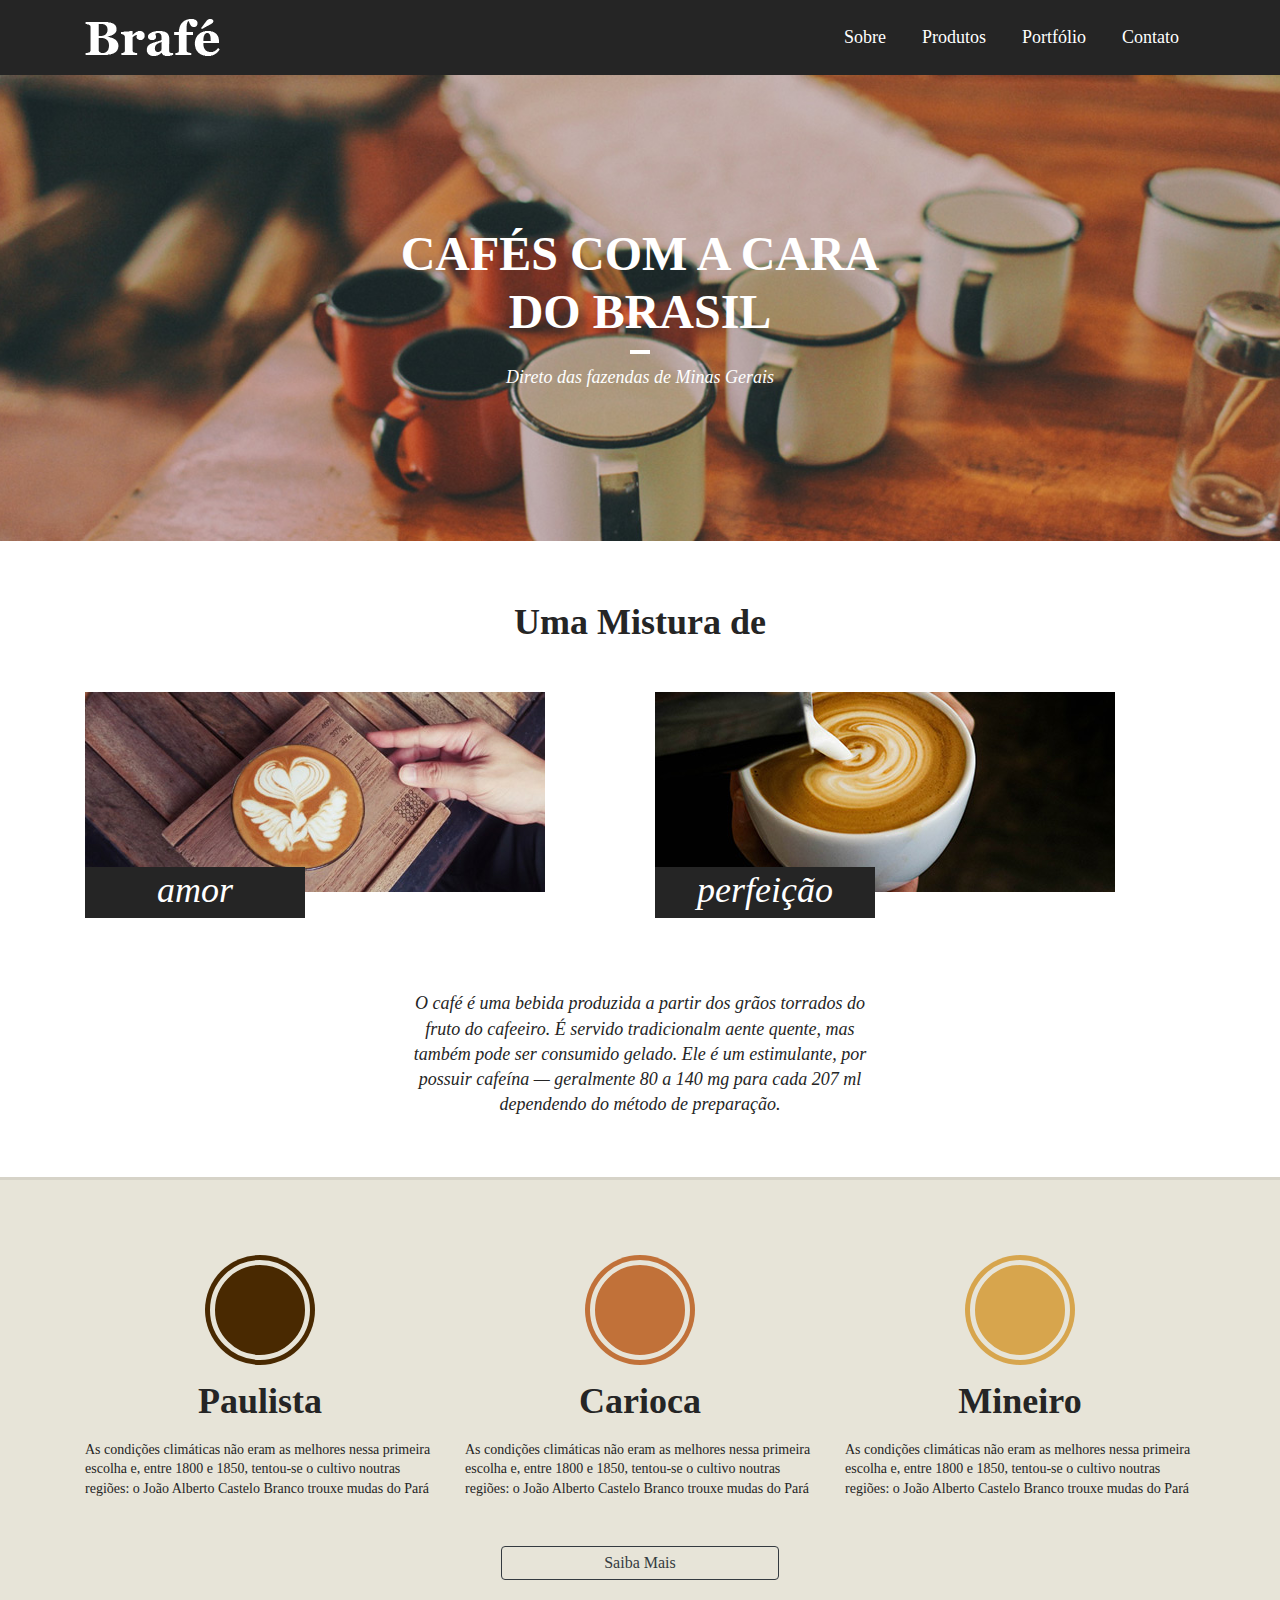
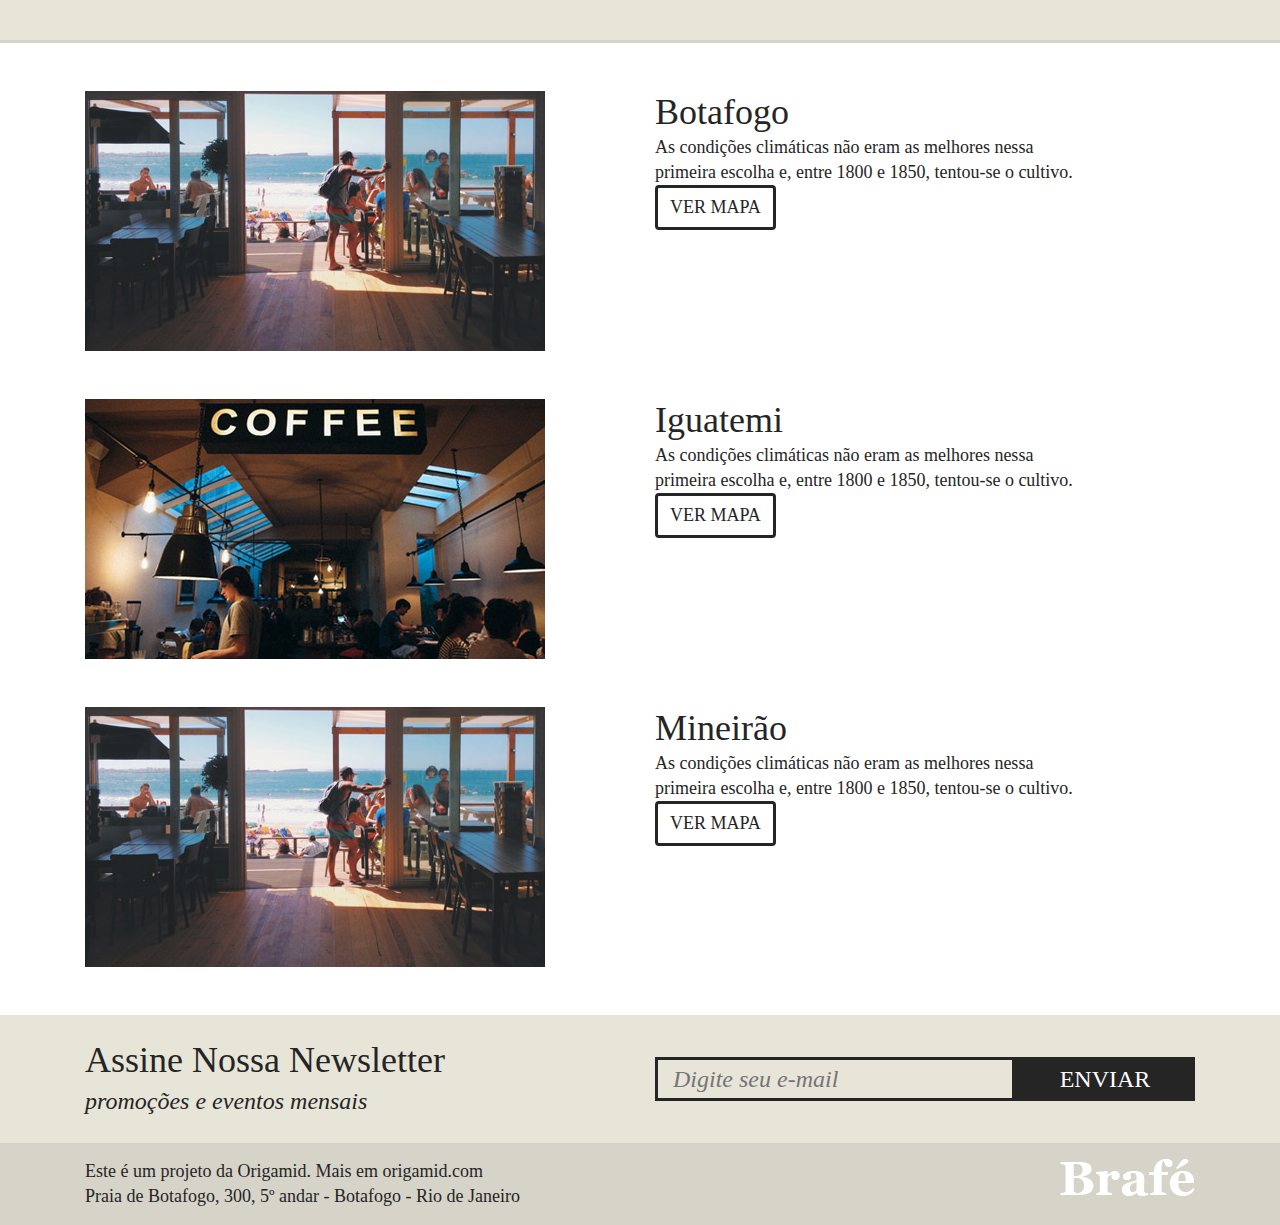
<file: brafe-1-bootstrap/index.html>
<!DOCTYPE html>
<html>
<head>
	<title>Brafé 1</title>
	<meta charset="utf-8">
	<meta name="viewport" content="width=device-width, initial-scale=1, shrink-to-fit=no">
	<link rel="stylesheet" type="text/css" href="css/bootstrap.min.css">
	<link rel="stylesheet" type="text/css" href="css/style.css">
</head>
<body>
	
	<header class="menu">
		<div class="container py-3">
            <div class="row align-items-center">
                <a class="menu-logo col-md-4" href="#"><img src="img/brafe.png" alt="Brafé"></a>	
                <nav class="menu-nav col-md-8">
                    <ul class="float-none float-md-right">
                        <li class="p-2 mx-md-2 d-inline-block"><a href="#">Sobre</a></li>
                        <li class="p-2 mx-md-2 d-inline-block"><a href="#">Produtos</a></li>
                        <li class="p-2 mx-md-2 d-inline-block"><a href="#">Portfólio</a></li>
                        <li class="p-2 mx-md-2 d-inline-block"><a href="#">Contato</a></li>
                    </ul>
                </nav>
            </div>
		</div>
	</header>
	
	<main class="intro">
		<h1>Cafés com a cara<br>do Brasil</h1>
		<p>Direto das fazendas de Minas Gerais</p>
	</main>
	
	<section class="sobre container">
		<h2 class="text-center mb-5">Uma Mistura de</h2>
		<div class="row">
			<div class="col-sm sobre-item">
				<img src="img/cafe-1.jpg">
				<h3>amor</h3>
			</div>
			<div class="col-sm sobre-item">
				<img src="img/cafe-2.jpg">
				<h3>perfeição</h3>
			</div>
		</div>
		<p class="text-center mx-auto mt-5">O café é uma bebida produzida a partir dos grãos torrados do fruto do cafeeiro. É servido tradicionalm
aente quente, mas também pode ser consumido gelado. Ele é um estimulante, por possuir cafeína — geralmente 80 a 140 mg para cada 207 ml dependendo do método de preparação.</p>
	</section>
	
	<section class="produtos">
        <div class="container">
            <div class="row">
                <div class="produtos-item col-sm">
                    <h2 class="produtos-paulista mt-3 mb-3 text-center">Paulista</h2>
                    <p>As condições climáticas não eram as melhores nessa primeira escolha e, entre 1800 e 1850, tentou-se o cultivo noutras regiões: o João Alberto Castelo Branco trouxe mudas do Pará</p>
                </div>
                <div class="produtos-item col-sm">
                    <h2 class="produtos-carioca mt-3 mb-3 text-center">Carioca</h2>
                    <p>As condições climáticas não eram as melhores nessa primeira escolha e, entre 1800 e 1850, tentou-se o cultivo noutras regiões: o João Alberto Castelo Branco trouxe mudas do Pará</p>
                </div>
                <div class="produtos-item col-sm">
                    <h2 class="produtos-mineiro mt-3 mb-3 text-center">Mineiro</h2>
                    <p>As condições climáticas não eram as melhores nessa primeira escolha e, entre 1800 e 1850, tentou-se o cultivo noutras regiões: o João Alberto Castelo Branco trouxe mudas do Pará</p>
                </div>
            </div>
		  <a class="d-block mx-auto mt-5 p-1 w-25 btn btn-outline-dark" href="#">Saiba Mais</a>
        </div>
	</section>
	
	<section class="locais container">
		<div class="locais-item row my-5">
            <div class="col-sm">
			 <img src="img/botafogo.jpg" alt="Brafé unidade Botafogo">
            </div>
			<div class="col-sm">
				<h2>Botafogo</h2>
				<p>As condições climáticas não eram as melhores nessa primeira escolha e, entre 1800 e 1850, tentou-se o cultivo.</p>
				<a class="btn btn-outline-dark" href="#">Ver Mapa</a>
			</div>
		</div>
		
		<div class="locais-item row my-5">
            <div class="col-sm">
			 <img src="img/iguatemi.jpg" alt="Brafé unidade Iguatemi">
            </div>
			<div class="col-sm">
				<h2>Iguatemi</h2>
				<p>As condições climáticas não eram as melhores nessa primeira escolha e, entre 1800 e 1850, tentou-se o cultivo.</p>
				<a class="btn btn-outline-dark" href="#">Ver Mapa</a>
			</div>
		</div>
		
		<div class="locais-item row my-5">
            <div class="col-sm">
			 <img src="img/botafogo.jpg" alt="Brafé unidade   Mineirão">
            </div>
			<div class="col-sm">
				<h2>Mineirão</h2>
				<p>As condições climáticas não eram as melhores nessa primeira escolha e, entre 1800 e 1850, tentou-se o cultivo.</p>
				<a class="btn btn-outline-dark" href="#">Ver Mapa</a>
			</div>
		</div>
	
	</section>
	
	<section class="assine">
        <div class="container py-4">
            <div class="row align-items-center">
                <div class="assine-info col-lg">
                    <h2>Assine Nossa Newsletter</h2>
                    <p>promoções e eventos mensais</p>
                </div>
                <form class="col-lg d-md-flex">
                    <label>E-mail</label>
                    <input class="col-md-8" type="text" placeholder="Digite seu e-mail">
                    <button class="col-md-4" type="submit">Enviar</button>
                </form>
            </div>
        </div>
	</section>
	
	<footer class="footer">
        <div class="container py-3">
            <div class="row">
                <p class="col-sm-8">Este é um projeto da Origamid. Mais em origamid.com<br>Praia de Botafogo, 300, 5º andar - Botafogo - Rio de Janeiro</p>
                <div class="col">
                    <img class="float-left float-md-right" src="img/brafe.png" alt="Brafé">
                </div>
            </div>
        </div>
	</footer>
	
</body>
</html>
</file>
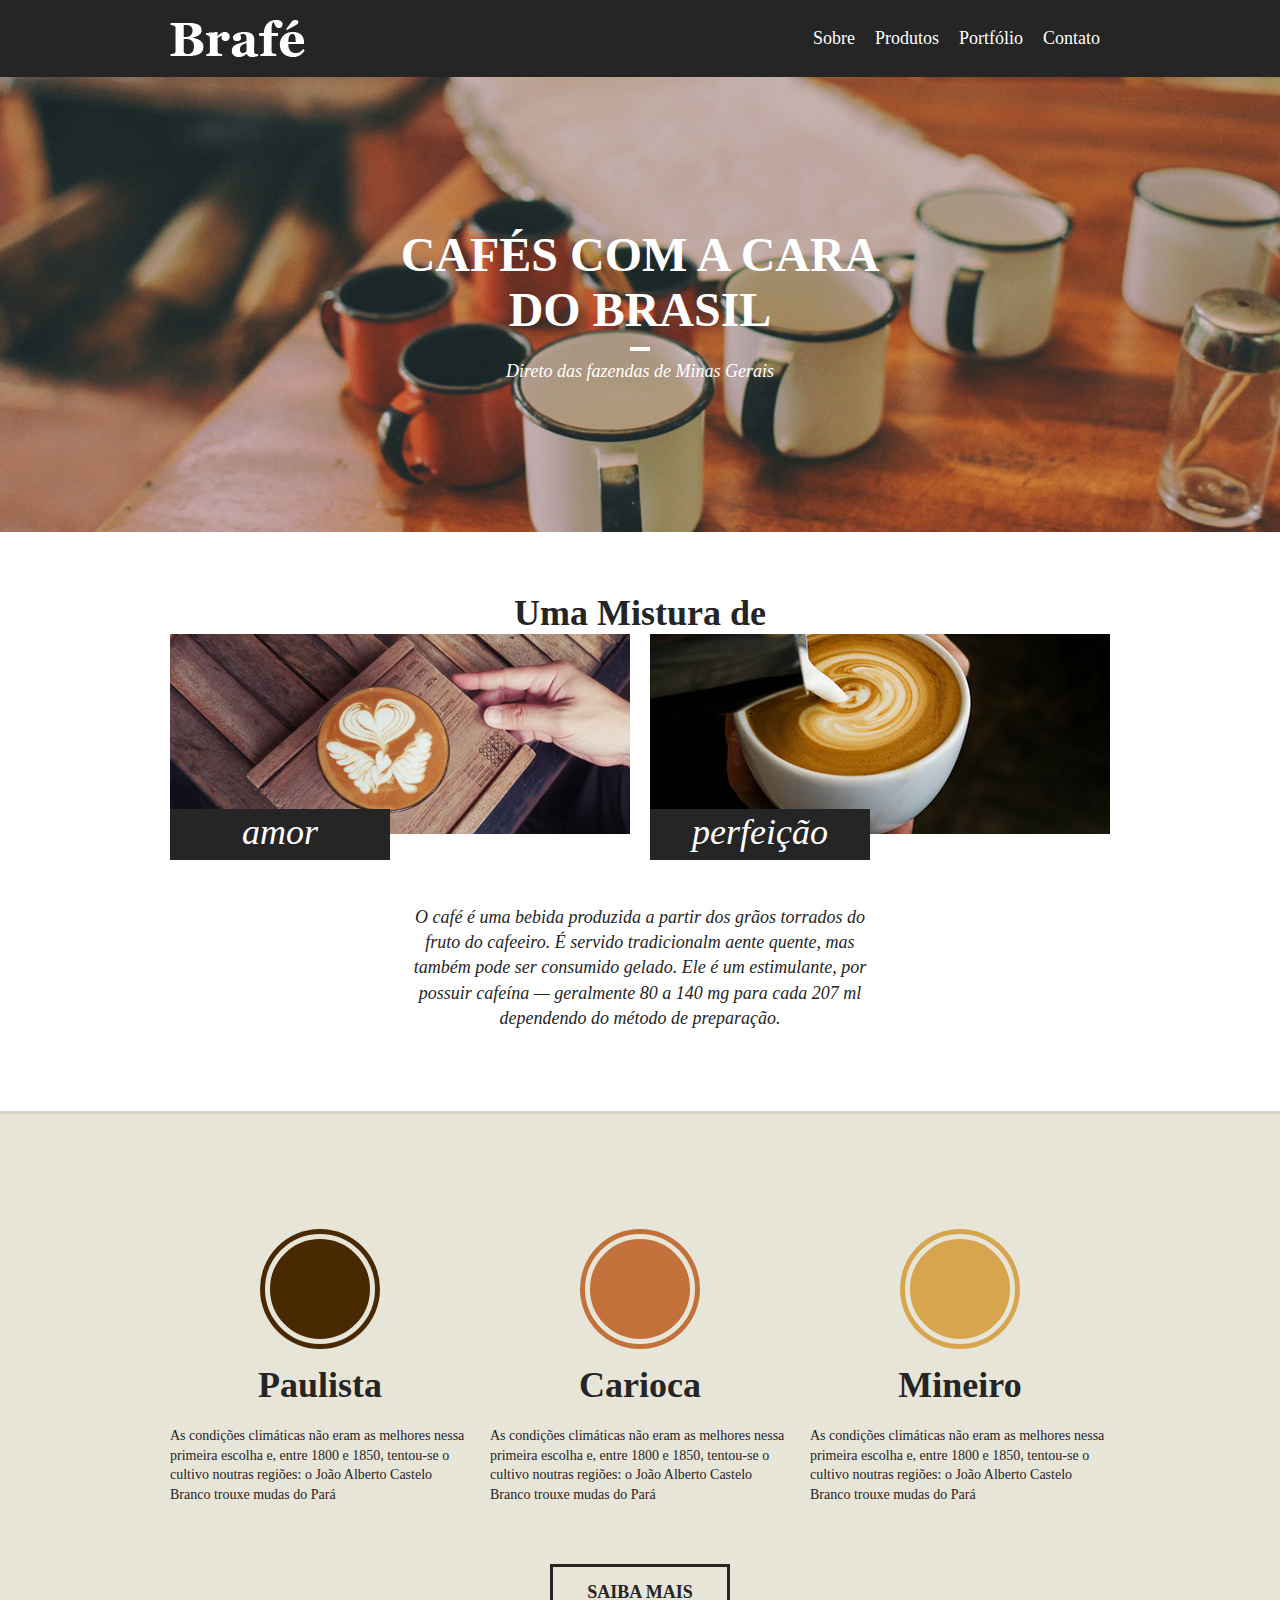
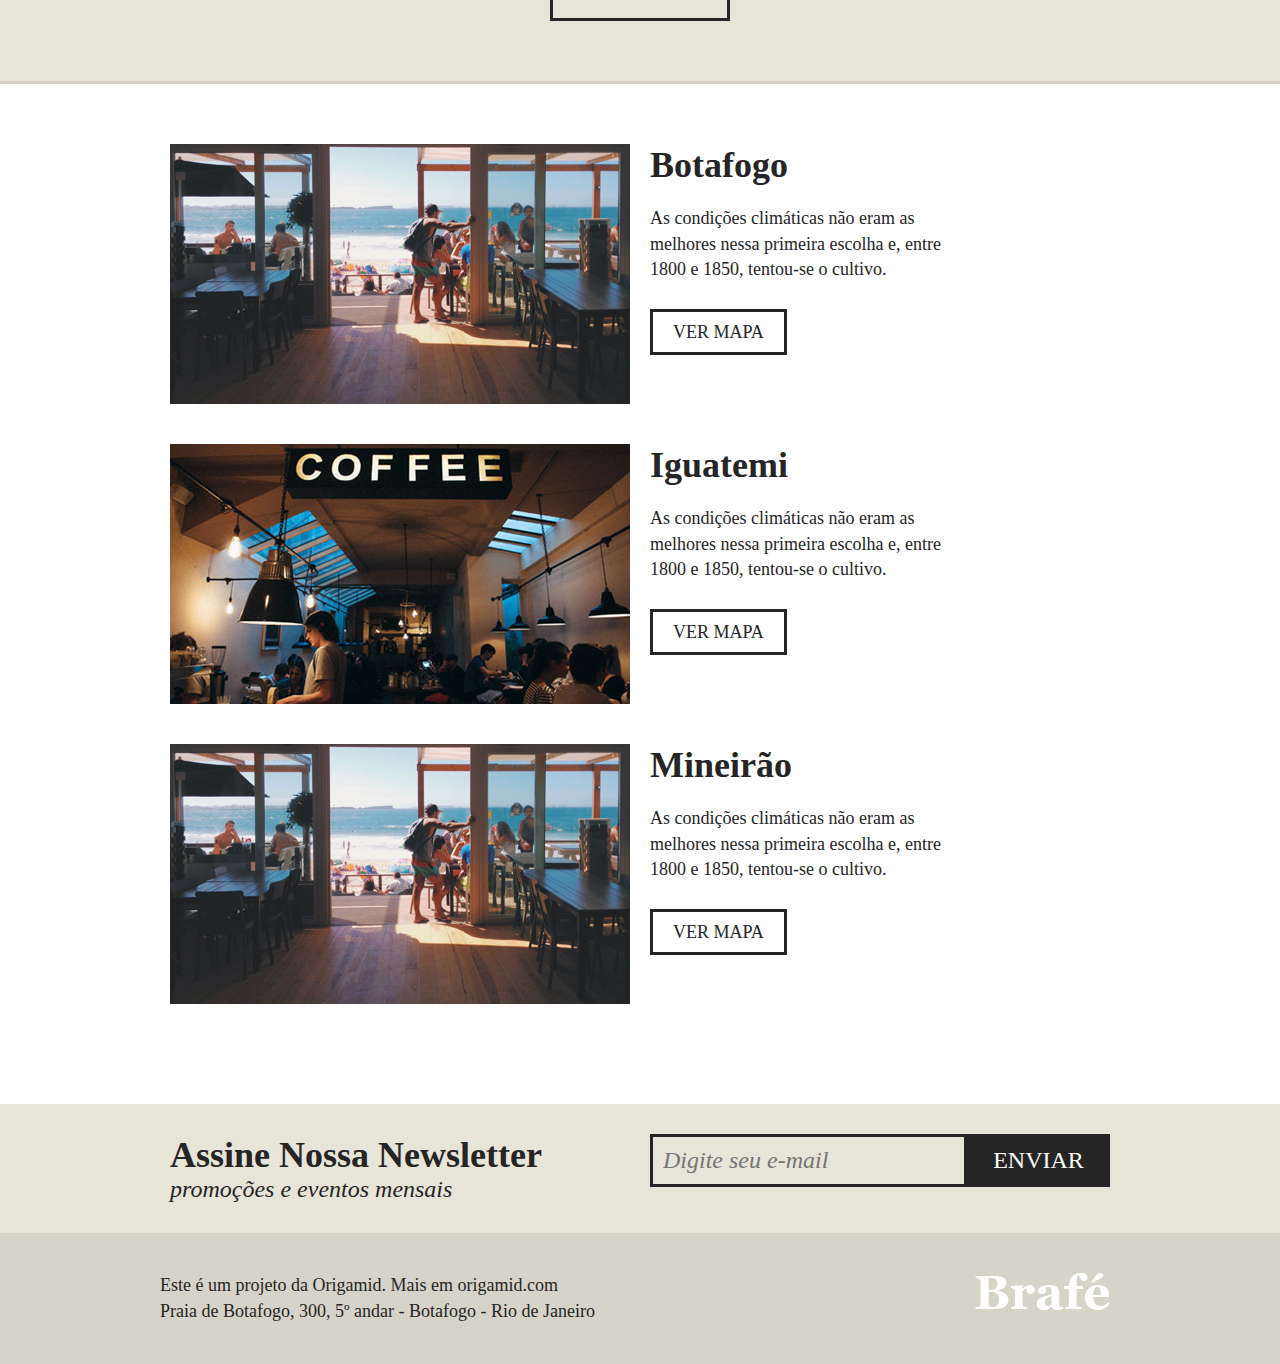
<file: brafe-1-flexbox/index.html>
<!DOCTYPE html>
<html>
<head>
	<title>Brafé 1</title>
	<meta charset="utf-8">
	<meta name="viewport" content="width=device-width, initial-scale=1, shrink-to-fit=no">
	<link rel="stylesheet" type="text/css" href="css/style.css">
</head>
<body>
	
	<header class="menu">
		<div class="container">
			<a class="menu-logo" href="#"><img src="img/brafe.png" alt="Brafé"></a>	
			<nav class="menu-nav">
				<ul>
					<li><a href="#">Sobre</a></li>
					<li><a href="#">Produtos</a></li>
					<li><a href="#">Portfólio</a></li>
					<li><a href="#">Contato</a></li>
				</ul>
			</nav>
		</div>
	</header>
	
	<main class="intro">
		<h1>Cafés com a cara<br>do Brasil</h1>
		<p>Direto das fazendas de Minas Gerais</p>
	</main>
	
	<section class="sobre">
		<h2>Uma Mistura de</h2>
		<div class="container">
			<div class="sobre-item">
				<img src="img/cafe-1.jpg">
				<h3>amor</h3>
			</div>
			<div class="sobre-item">
				<img src="img/cafe-2.jpg">
				<h3>perfeição</h3>
			</div>
		</div>
		<p>O café é uma bebida produzida a partir dos grãos torrados do fruto do cafeeiro. É servido tradicionalm
aente quente, mas também pode ser consumido gelado. Ele é um estimulante, por possuir cafeína — geralmente 80 a 140 mg para cada 207 ml dependendo do método de preparação.</p>
	</section>
	
	<section class="produtos">
		<div class="container">
			<div class="produtos-item">
				<h2 class="produtos-paulista">Paulista</h2>
				<p>As condições climáticas não eram as melhores nessa primeira escolha e, entre 1800 e 1850, tentou-se o cultivo noutras regiões: o João Alberto Castelo Branco trouxe mudas do Pará</p>
			</div>
			<div class="produtos-item">
				<h2 class="produtos-carioca">Carioca</h2>
				<p>As condições climáticas não eram as melhores nessa primeira escolha e, entre 1800 e 1850, tentou-se o cultivo noutras regiões: o João Alberto Castelo Branco trouxe mudas do Pará</p>
			</div>
			<div class="produtos-item">
				<h2 class="produtos-mineiro">Mineiro</h2>
				<p>As condições climáticas não eram as melhores nessa primeira escolha e, entre 1800 e 1850, tentou-se o cultivo noutras regiões: o João Alberto Castelo Branco trouxe mudas do Pará</p>
			</div>
		</div>
		<a class="produtos-btn" href="#">Saiba Mais</a>
	</section>
	
	<section class="locais">
		<div class="locais-item container">
            <div class="locais-img">
			 <img src="img/botafogo.jpg" alt="Brafé unidade Botafogo">
            </div>
			<div class="locais-info">
				<h2>Botafogo</h2>
				<p>As condições climáticas não eram as melhores nessa primeira escolha e, entre 1800 e 1850, tentou-se o cultivo.</p>
				<a href="#">Ver Mapa</a>
			</div>
		</div>
		
		<div class="locais-item container">
            <div class="locais-img">
			 <img src="img/iguatemi.jpg" alt="Brafé unidade Iguatemi">
            </div>
			<div class="locais-info">
				<h2>Iguatemi</h2>
				<p>As condições climáticas não eram as melhores nessa primeira escolha e, entre 1800 e 1850, tentou-se o cultivo.</p>
				<a href="#">Ver Mapa</a>
			</div>
		</div>
		
		<div class="locais-item container">
            <div class="locais-img">
			 <img src="img/botafogo.jpg" alt="Brafé unidade Mineirão">
            </div>
			<div class="locais-info">
				<h2>Mineirão</h2>
				<p>As condições climáticas não eram as melhores nessa primeira escolha e, entre 1800 e 1850, tentou-se o cultivo.</p>
				<a href="#">Ver Mapa</a>
			</div>
		</div>
	
	</section>
	
	<section class="assine">
		<div class="container">
			<div class="assine-info">
				<h2>Assine Nossa Newsletter</h2>
				<p>promoções e eventos mensais</p>
			</div>
			<form>
				<label>E-mail</label>
				<input type="text" placeholder="Digite seu e-mail">
				<button type="submit">Enviar</button>
			</form>
		</div>
	</section>
	
	<footer class="footer">
		<div class="container">
			<p>Este é um projeto da Origamid. Mais em origamid.com<br>Praia de Botafogo, 300, 5º andar - Botafogo - Rio de Janeiro</p>
            <div class="footer-img">
			 <img src="img/brafe.png" alt="Brafé">
            </div>
		</div>
	</footer>
	
</body>
</html>
</file>
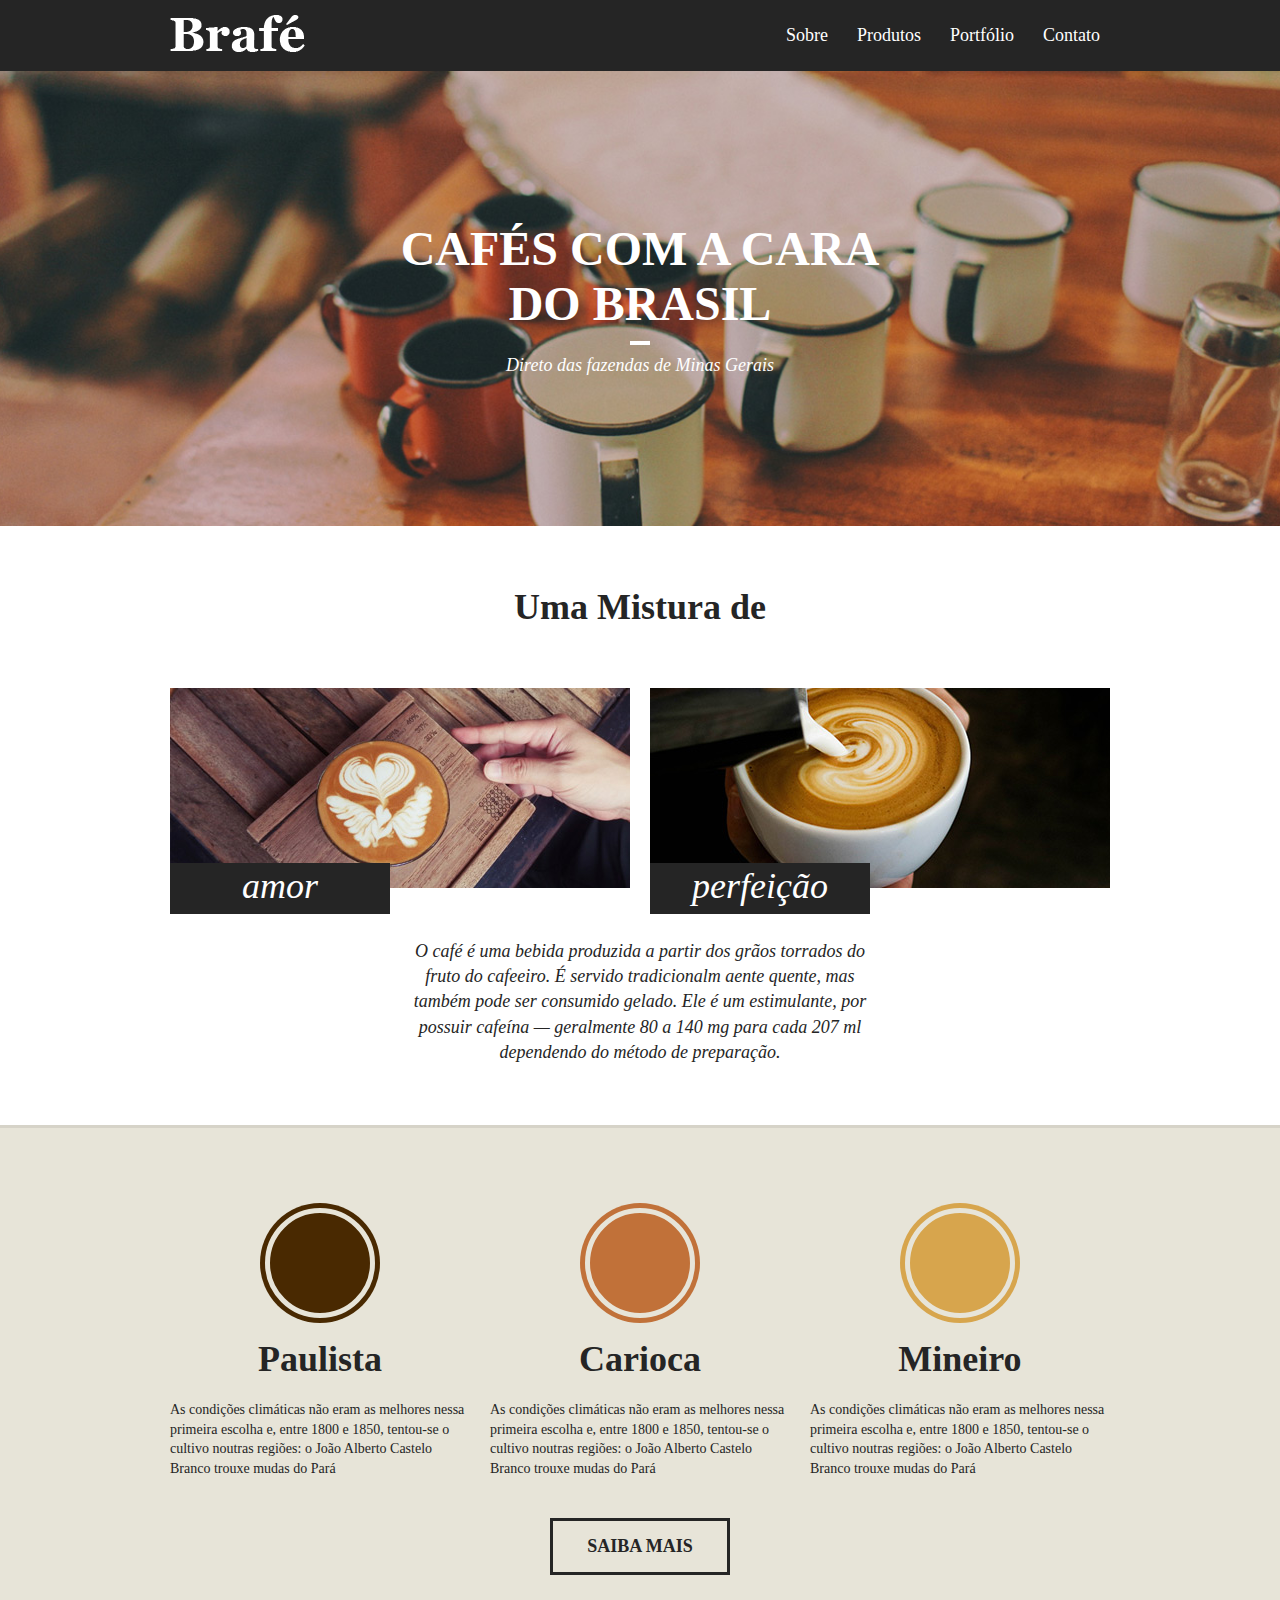
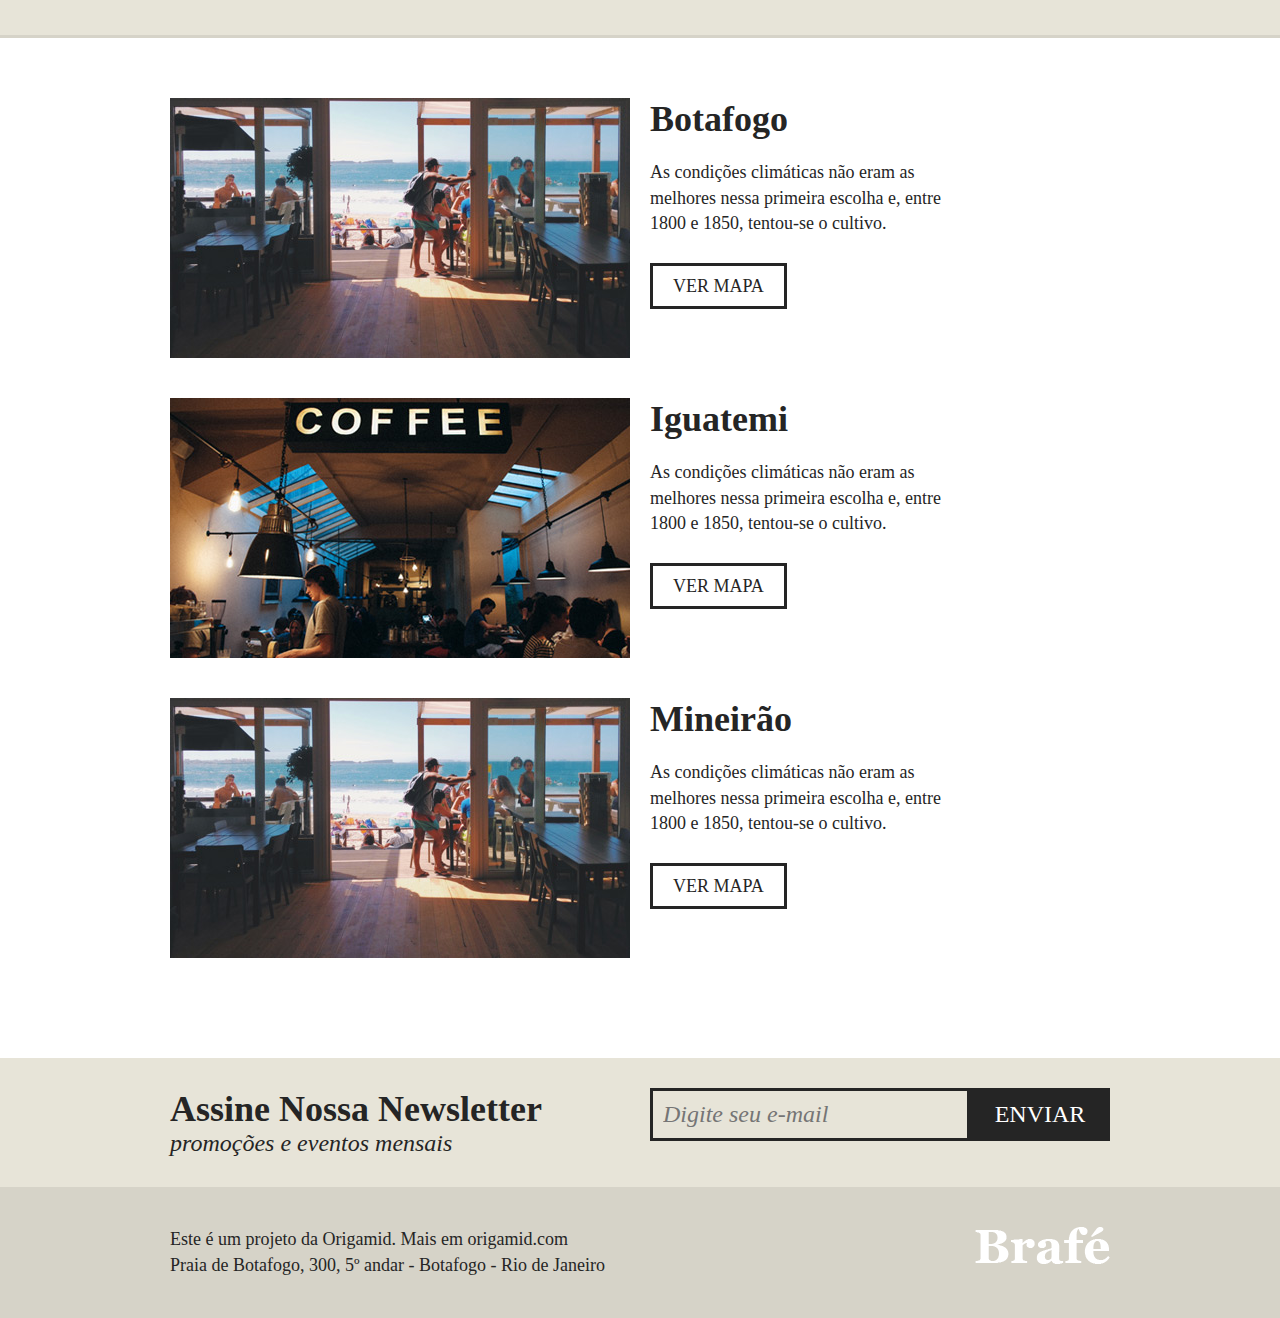
<file: brafe-1-grid/index.html>
<!DOCTYPE html>
<html>
<head>
	<title>Brafé 1</title>
	<meta charset="utf-8">
	<meta name="viewport" content="width=device-width, initial-scale=1, shrink-to-fit=no">
	<link rel="stylesheet" type="text/css" href="css/grid.css">
	<link rel="stylesheet" type="text/css" href="css/style.css">
</head>
<body>
	
	<header class="menu">
		<div class="container">
			<a class="menu-logo grid-4" href="#"><img src="img/brafe.png" alt="Brafé"></a>	
			<nav class="menu-nav grid-8">
				<ul>
					<li><a href="#">Sobre</a></li>
					<li><a href="#">Produtos</a></li>
					<li><a href="#">Portfólio</a></li>
					<li><a href="#">Contato</a></li>
				</ul>
			</nav>
		</div>
	</header>
	
	<main class="intro">
		<h1>Cafés com a cara<br>do Brasil</h1>
		<p>Direto das fazendas de Minas Gerais</p>
	</main>
	
	<section class="sobre">
		<h2>Uma Mistura de</h2>
		<div class="container">
			<div class="sobre-item grid-6">
				<img src="img/cafe-1.jpg">
				<h3>amor</h3>
			</div>
			<div class="sobre-item grid-6">
				<img src="img/cafe-2.jpg">
				<h3>perfeição</h3>
			</div>
		</div>
		<p cl>O café é uma bebida produzida a partir dos grãos torrados do fruto do cafeeiro. É servido tradicionalm
aente quente, mas também pode ser consumido gelado. Ele é um estimulante, por possuir cafeína — geralmente 80 a 140 mg para cada 207 ml dependendo do método de preparação.</p>
	</section>
	
	<section class="produtos">
		<div class="container">
			<div class="produtos-item grid-4">
				<h2 class="produtos-paulista">Paulista</h2>
				<p>As condições climáticas não eram as melhores nessa primeira escolha e, entre 1800 e 1850, tentou-se o cultivo noutras regiões: o João Alberto Castelo Branco trouxe mudas do Pará</p>
			</div>
			<div class="produtos-item grid-4">
				<h2 class="produtos-carioca">Carioca</h2>
				<p>As condições climáticas não eram as melhores nessa primeira escolha e, entre 1800 e 1850, tentou-se o cultivo noutras regiões: o João Alberto Castelo Branco trouxe mudas do Pará</p>
			</div>
			<div class="produtos-item grid-4">
				<h2 class="produtos-mineiro">Mineiro</h2>
				<p>As condições climáticas não eram as melhores nessa primeira escolha e, entre 1800 e 1850, tentou-se o cultivo noutras regiões: o João Alberto Castelo Branco trouxe mudas do Pará</p>
			</div>
		</div>
		<a class="produtos-btn" href="#">Saiba Mais</a>
	</section>
	
	<section class="locais">
		<div class="locais-item container">
            <div class="grid-6">
			 <img src="img/botafogo.jpg" alt="Brafé unidade Botafogo">
            </div>
			<div class="grid-6">
				<h2>Botafogo</h2>
				<p>As condições climáticas não eram as melhores nessa primeira escolha e, entre 1800 e 1850, tentou-se o cultivo.</p>
				<a href="#">Ver Mapa</a>
			</div>
		</div>
		
		<div class="locais-item container">
            <div class="grid-6">
			 <img src="img/iguatemi.jpg" alt="Brafé unidade Iguatemi">
            </div>
			<div class="grid-6">
				<h2>Iguatemi</h2>
				<p>As condições climáticas não eram as melhores nessa primeira escolha e, entre 1800 e 1850, tentou-se o cultivo.</p>
				<a href="#">Ver Mapa</a>
			</div>
		</div>
		
		<div class="locais-item container">
            <div class="grid-6">
			 <img src="img/botafogo.jpg" alt="Brafé unidade Mineirão">
            </div>
			<div class="grid-6">
				<h2>Mineirão</h2>
				<p>As condições climáticas não eram as melhores nessa primeira escolha e, entre 1800 e 1850, tentou-se o cultivo.</p>
				<a href="#">Ver Mapa</a>
			</div>
		</div>
	
	</section>
	
	<section class="assine ">
		<div class="container">
			<div class="assine-info grid-6">
				<h2>Assine Nossa Newsletter</h2>
				<p>promoções e eventos mensais</p>
			</div>
			<form class="grid-6">
				<label>E-mail</label>
				<input type="text" placeholder="Digite seu e-mail">
				<button type="submit">Enviar</button>
			</form>
		</div>
	</section>
	
	<footer class="footer">
		<div class="container">
			<p class="grid-8">Este é um projeto da Origamid. Mais em origamid.com<br>Praia de Botafogo, 300, 5º andar - Botafogo - Rio de Janeiro</p>
			<div class="grid-4">
                <img src="img/brafe.png" alt="Brafé">
            </div>
		</div>
	</footer>
	
</body>
</html>
</file>
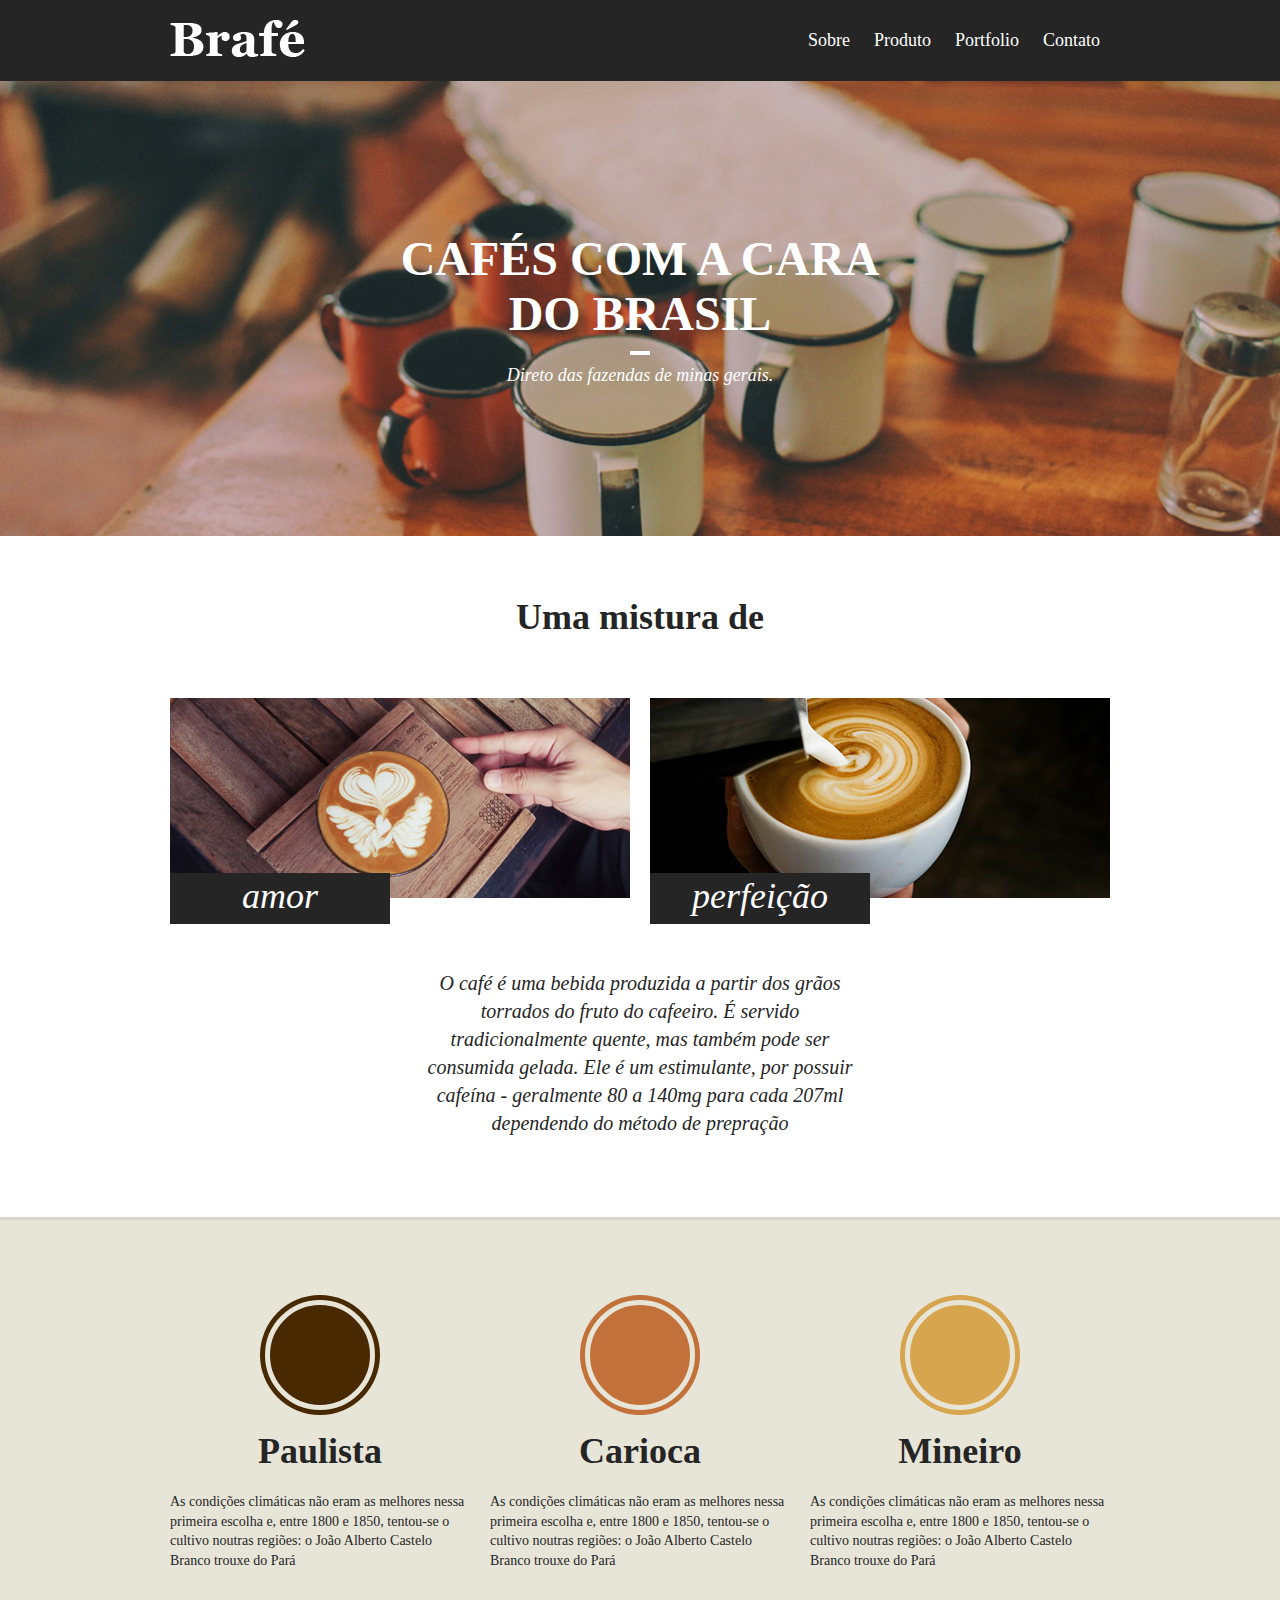
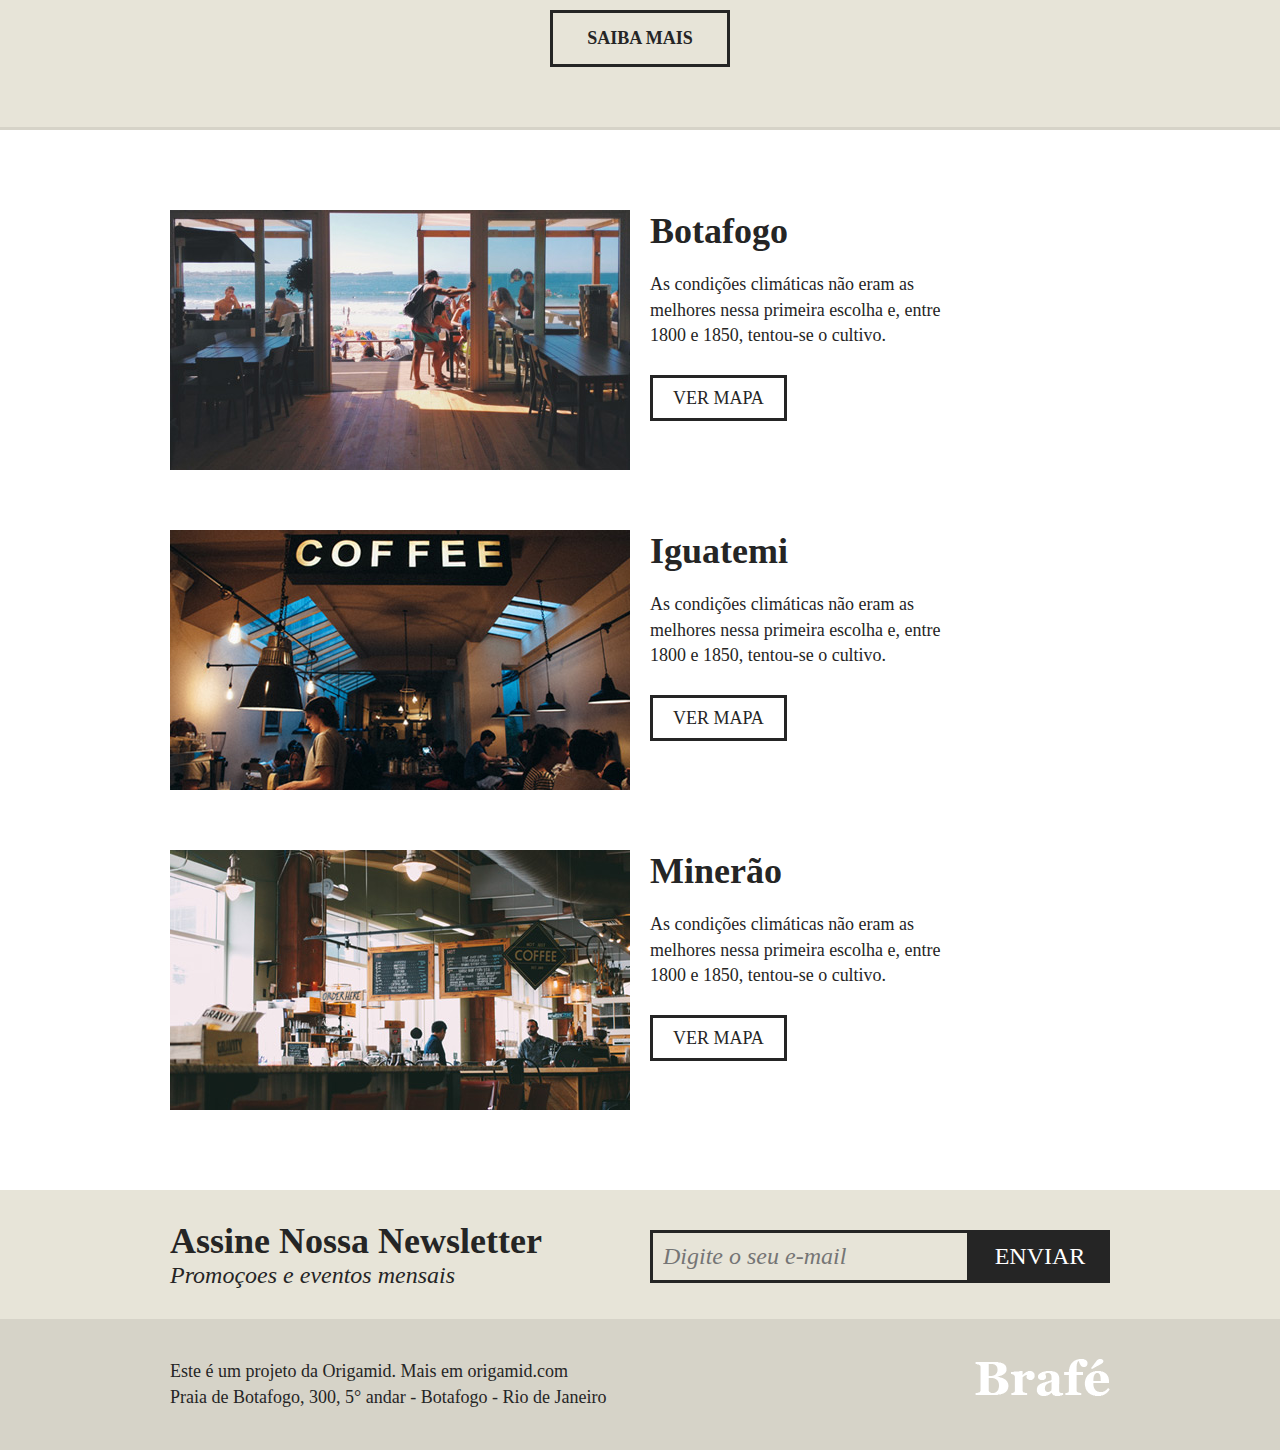
<file: Brafe-1-puro/index.html>
<!DOCTYPE html>
<html>
	<head>
		<title>Brafé 1</title>
		<meta charset="utf-8">
		<meta name="viewport" content="width=device-width, initial-scale=1, shrink-to-fit=no">
		<link rel="stylesheet" type="text/css" href="css/style.css">
	</head>

	<body>

		<header class="menu">
			<div class="menu-container">
				<a class="menu-logo" href="#" ><img src="img/brafe.png" alt="Logo brafe"></a>
				<nav class="menu-nav">
					<ul>
						<li><a href="#">Sobre</a></li>
						<li><a href="#">Produto</a></li>
						<li><a href="#">Portfolio</a></li>
						<li><a href="#">Contato</a></li>
					</ul>
				</nav>
			</div>
		</header>

		<main class="intro">
			<h1>Cafés com a cara<br> do Brasil</h1>
			<p>Direto das fazendas de minas gerais.</p>
		</main>

		<section class="sobre">
			<h2>Uma mistura de</h2>
			<div class="sobre-container">
				<div class="sobre-item">
					<img src="img/cafe-1.jpg" alt="Imagem café">
					<h3>amor</h3>
				</div>

				<div class="sobre-item">
					<img src="img/cafe-2.jpg" alt="Imagem café">
					<h3>perfeição</h3>
				</div>
			</div>

			<p>O café é uma bebida produzida a partir dos grãos torrados do fruto do cafeeiro. É servido tradicionalmente quente, mas também pode ser consumida gelada. Ele é um estimulante, por possuir cafeína - geralmente 80 a 140mg para cada 207ml dependendo do método de prepração</p>
		</section>

		<section class="produtos">
            <div class="produtos-container">
                <div class="produtos-item">
					<h2 class="produtos-paulista">Paulista</h2>
					<p>As condições climáticas não eram as melhores nessa primeira escolha e, entre 1800 e 1850, tentou-se o cultivo noutras regiões: o João Alberto Castelo Branco trouxe do Pará</p>
				</div>
				<div class="produtos-item">
					<h2 class="produtos-carioca">Carioca</h2>
					<p>As condições climáticas não eram as melhores nessa primeira escolha e, entre 1800 e 1850, tentou-se o cultivo noutras regiões: o João Alberto Castelo Branco trouxe do Pará</p>
				</div>
				<div class="produtos-item">
					<h2 class="produtos-mineiro">Mineiro</h2>
					<p>As condições climáticas não eram as melhores nessa primeira escolha e, entre 1800 e 1850, tentou-se o cultivo noutras regiões: o João Alberto Castelo Branco trouxe do Pará</p>
				</div>
			</div>
            <a class="produtos-btn" href="#">Saiba Mais</a>
		</section>
        
        <section class="locais">
            <div class="locais-item">
                <img src="img/botafogo.jpg" alt="Brafé unidade botafogo">
                <div>
                    <h2>Botafogo</h2>
                    <p>As condições climáticas não eram as melhores nessa primeira escolha e, entre 1800 e 1850, tentou-se o cultivo.</p>
                    <a href="#">Ver mapa</a>
                </div>
            </div>
            <div class="locais-item">
                <img src="img/iguatemi.jpg" alt="Brafé unidade botafogo">
                <div>
                    <h2>Iguatemi</h2>
                    <p>As condições climáticas não eram as melhores nessa primeira escolha e, entre 1800 e 1850, tentou-se o cultivo.</p>
                    <a href="#">Ver mapa</a>
                </div>
            </div>
            <div class="locais-item">
                <img src="img/mineirao.jpg" alt="Brafé unidade botafogo">
                <div>
                    <h2>Minerão</h2>
                    <p>As condições climáticas não eram as melhores nessa primeira escolha e, entre 1800 e 1850, tentou-se o cultivo.</p>
                    <a href="#">Ver mapa</a>
                </div>
            </div>
        </section>

		<section class="assine">
			<div class="assine-container">
				<div class="assine-info">
					<h2>Assine Nossa Newsletter</h2>
					<p>Promoçoes e eventos mensais</p>
				</div>

				<form action="">
					<label for="email">E-mail</label>
					<input type="text" placeholder="Digite o seu e-mail">
					<button type="submit">Enviar</button>
				</form>
			</div>
		</section>

		<footer class="footer">
			<div class="footer-container">
				<p>Este é um projeto da Origamid. Mais em origamid.com<br>Praia de Botafogo, 300, 5° andar - Botafogo - Rio de Janeiro</p>
				<img src="img/brafe.png" alt="Brafé">
			</div>
		</footer>

	</body>
</html>
</file>
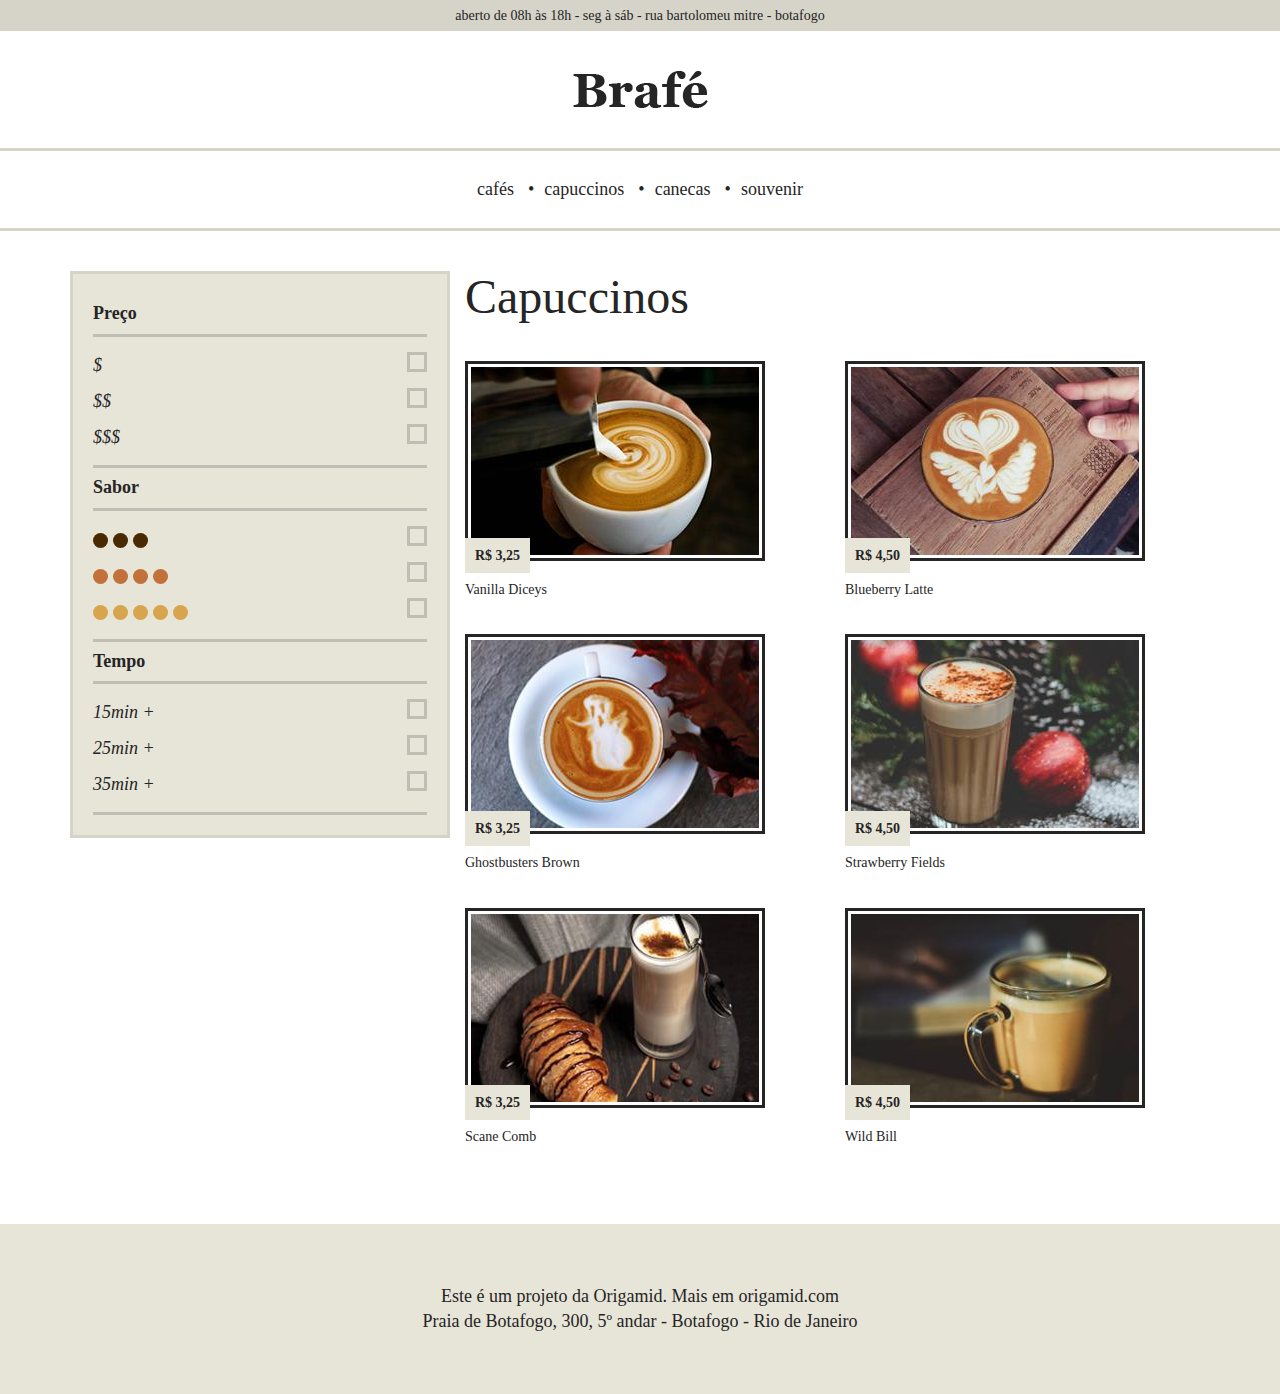
<file: Brafe-2/brafe-2-bootstrap/index.html>
<!DOCTYPE html>
<html>
<head>
	<title>Brafé 2</title>
	<meta charset="utf-8">
	<meta name="viewport" content="width=device-width, initial-scale=1, shrink-to-fit=no">
	<link rel="stylesheet" type="text/css" href="css/bootstrap.min.css">
	<link rel="stylesheet" type="text/css" href="css/style.css">
</head>
<body>
	
	<header>
		<div class="header-informacoes">
			<p>aberto de 08h às 18h - seg à sáb - rua bartolomeu mitre - botafogo</p>
		</div>
		<a class="header-logo" href="index.html">
			<img src="img/brafe.png" alt="Brafé">
		</a>
		<nav class="header-menu">
			<ul>
				<li><a href="#">cafés</a></li>
				<li><a href="#">capuccinos</a></li>
				<li><a href="#">canecas</a></li>
				<li><a href="#">souvenir</a></li>
			</ul>
		</nav>
	</header>
	
	<div class="container">
        <div class="row">
            <nav class="filtro col-md-4 d-none d-md-block">
                <h2>Preço</h2>
                <ul>
                    <li>$</li>
                    <li>$$</li>
                    <li>$$$</li>
                </ul>
                <h2>Sabor</h2>
                <ul class="sabor">
                    <li><span class="sabor-3">Marrom</span></li>
                    <li><span class="sabor-4">Laranja</span></li>
                    <li><span class="sabor-5">Amarelo</span></li>
                </ul>
                <h2>Tempo</h2>
                <ul>
                    <li>15min +</li>
                    <li>25min +</li>
                    <li>35min +</li>
                </ul>
            </nav>
		
            <section class="produtos col-md-8">
                <h1>Capuccinos</h1>
                <ul class="row">
                    <li class="col-6">
                        <img src="img/cafe-1.jpg" alt="Café 1">
                        <span>R$ 3,25</span>
                        <h2>Vanilla Diceys</h2>
                    </li>

                    <li class="col-6">
                        <img src="img/cafe-2.jpg" alt="Café 1">
                        <span>R$ 4,50</span>
                        <h2>Blueberry Latte</h2>
                    </li>

                    <li class="col-6">
                        <img src="img/cafe-3.jpg" alt="Café 1">
                        <span>R$ 3,25</span>
                        <h2>Ghostbusters Brown</h2>
                    </li>

                    <li  class="col-6">
                        <img src="img/cafe-4.jpg" alt="Café 1">
                        <span>R$ 4,50</span>
                        <h2>Strawberry Fields</h2>
                    </li>

                    <li  class="col-6">
                        <img src="img/cafe-5.jpg" alt="Café 1">
                        <span>R$ 3,25</span>
                        <h2>Scane Comb</h2>
                    </li>

                    <li  class="col-6">
                        <img src="img/cafe-6.jpg" alt="Café 1">
                        <span>R$ 4,50</span>
                        <h2>Wild Bill</h2>
                    </li>
                </ul>
            </section>
        </div>
    </div>
	
	<footer class="footer">
		<p>Este é um projeto da Origamid. Mais em origamid.com</p>
		<p>Praia de Botafogo, 300, 5º andar - Botafogo - Rio de Janeiro</p>
	</footer>
	
</body>
</html>
</file>
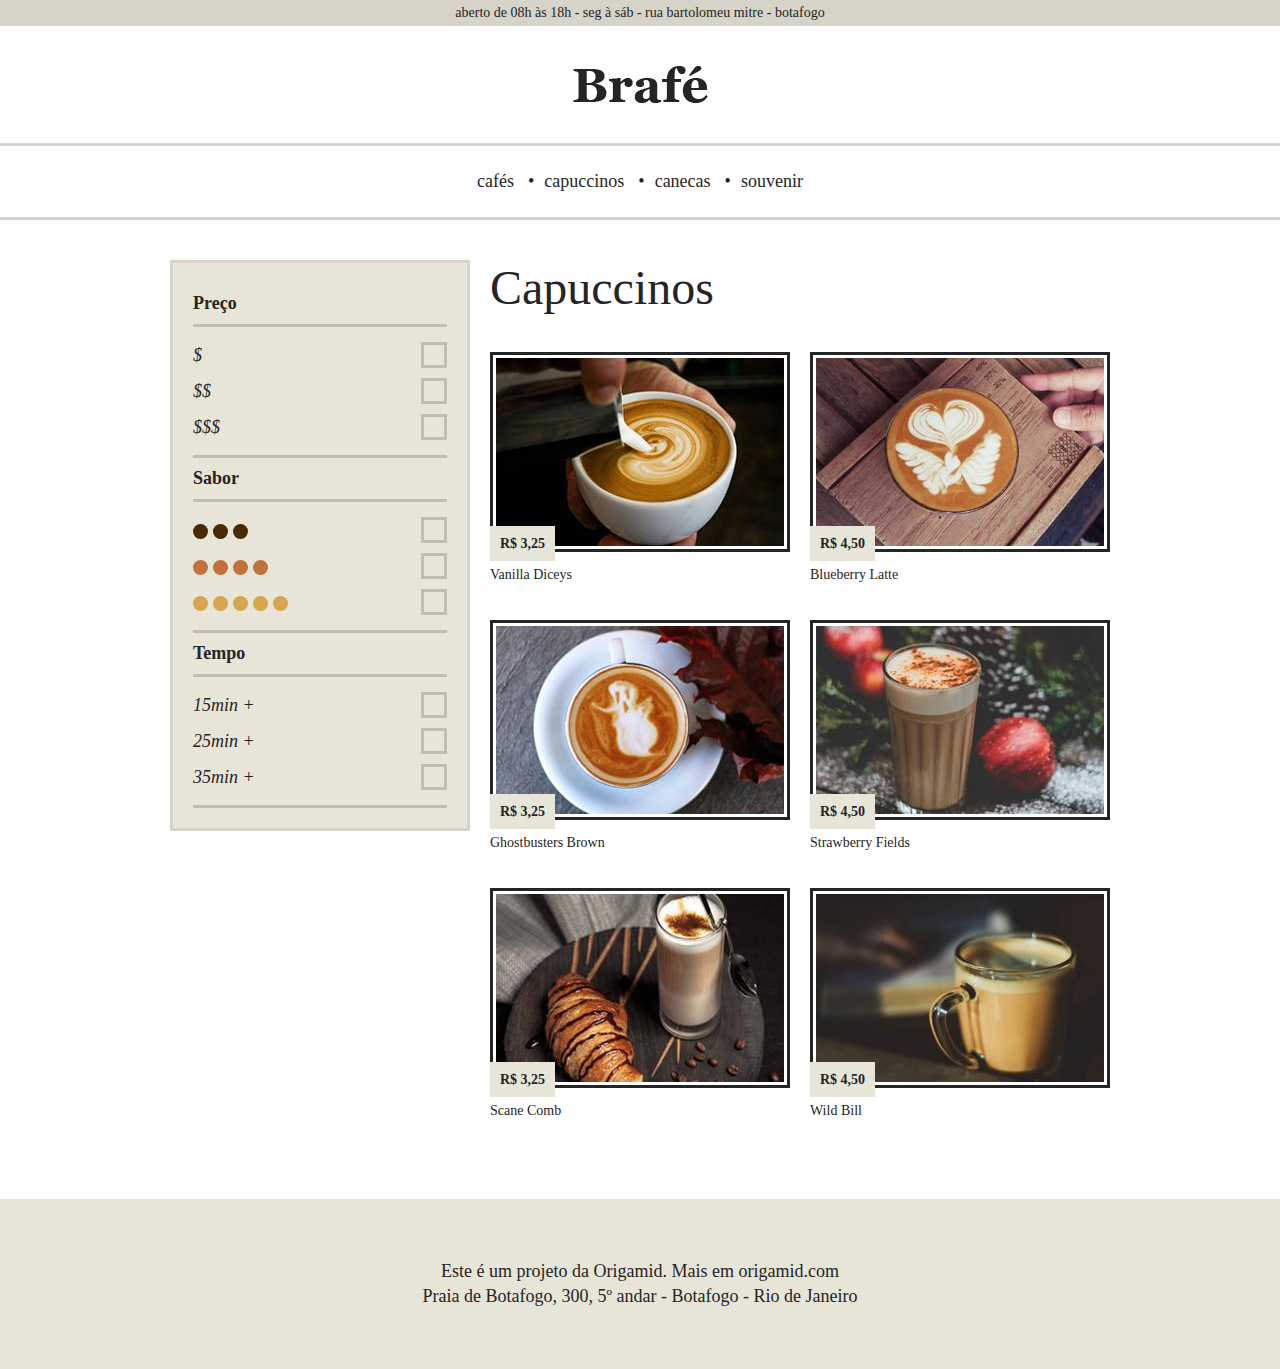
<file: Brafe-2/brafe-2-flexbox/index.html>
<!DOCTYPE html>
<html>
<head>
	<title>Brafé 2</title>
	<meta charset="utf-8">
	<meta name="viewport" content="width=device-width, initial-scale=1, shrink-to-fit=no">
	<link rel="stylesheet" type="text/css" href="css/flex.css">
	<link rel="stylesheet" type="text/css" href="css/style.css">
</head>
<body>
	
	<header>
		<div class="header-informacoes">
			<p>aberto de 08h às 18h - seg à sáb - rua bartolomeu mitre - botafogo</p>
		</div>
		<a class="header-logo" href="index.html">
			<img src="img/brafe.png" alt="Brafé">
		</a>
		<nav class="header-menu">
			<ul>
				<li><a href="#">cafés</a></li>
				<li><a href="#">capuccinos</a></li>
				<li><a href="#">canecas</a></li>
				<li><a href="#">souvenir</a></li>
			</ul>
		</nav>
	</header>
	
	<div class="flex">
		<nav class="filtro flex-item-4">
			<h2>Preço</h2>
			<ul>
				<li>$</li>
				<li>$$</li>
				<li>$$$</li>
			</ul>
			<h2>Sabor</h2>
			<ul class="sabor">
				<li><span class="sabor-3">Marrom</span></li>
				<li><span class="sabor-4">Laranja</span></li>
				<li><span class="sabor-5">Amarelo</span></li>
			</ul>
			<h2>Tempo</h2>
			<ul>
				<li>15min +</li>
				<li>25min +</li>
				<li>35min +</li>
			</ul>
		</nav>
		
		<section class="produtos flex-item-8">
			<h1>Capuccinos</h1>
			<ul class="flex-row">
				<li class="flex-item-6">
					<img src="img/cafe-1.jpg" alt="Café 1">
					<span>R$ 3,25</span>
					<h2>Vanilla Diceys</h2>
				</li>
				
				<li class="flex-item-6">
					<img src="img/cafe-2.jpg" alt="Café 1">
					<span>R$ 4,50</span>
					<h2>Blueberry Latte</h2>
				</li>
				
				<li class="flex-item-6">
					<img src="img/cafe-3.jpg" alt="Café 1">
					<span>R$ 3,25</span>
					<h2>Ghostbusters Brown</h2>
				</li>
				
				<li class="flex-item-6">
					<img src="img/cafe-4.jpg" alt="Café 1">
					<span>R$ 4,50</span>
					<h2>Strawberry Fields</h2>
				</li>
				
				<li class="flex-item-6">
					<img src="img/cafe-5.jpg" alt="Café 1">
					<span>R$ 3,25</span>
					<h2>Scane Comb</h2>
				</li>
				
				<li class="flex-item-6">
					<img src="img/cafe-6.jpg" alt="Café 1">
					<span>R$ 4,50</span>
					<h2>Wild Bill</h2>
				</li>
			</ul>
		</section>
	</div>
	
	<footer class="footer">
		<p>Este é um projeto da Origamid. Mais em origamid.com</p>
		<p>Praia de Botafogo, 300, 5º andar - Botafogo - Rio de Janeiro</p>
	</footer>
	
</body>
</html>
</file>
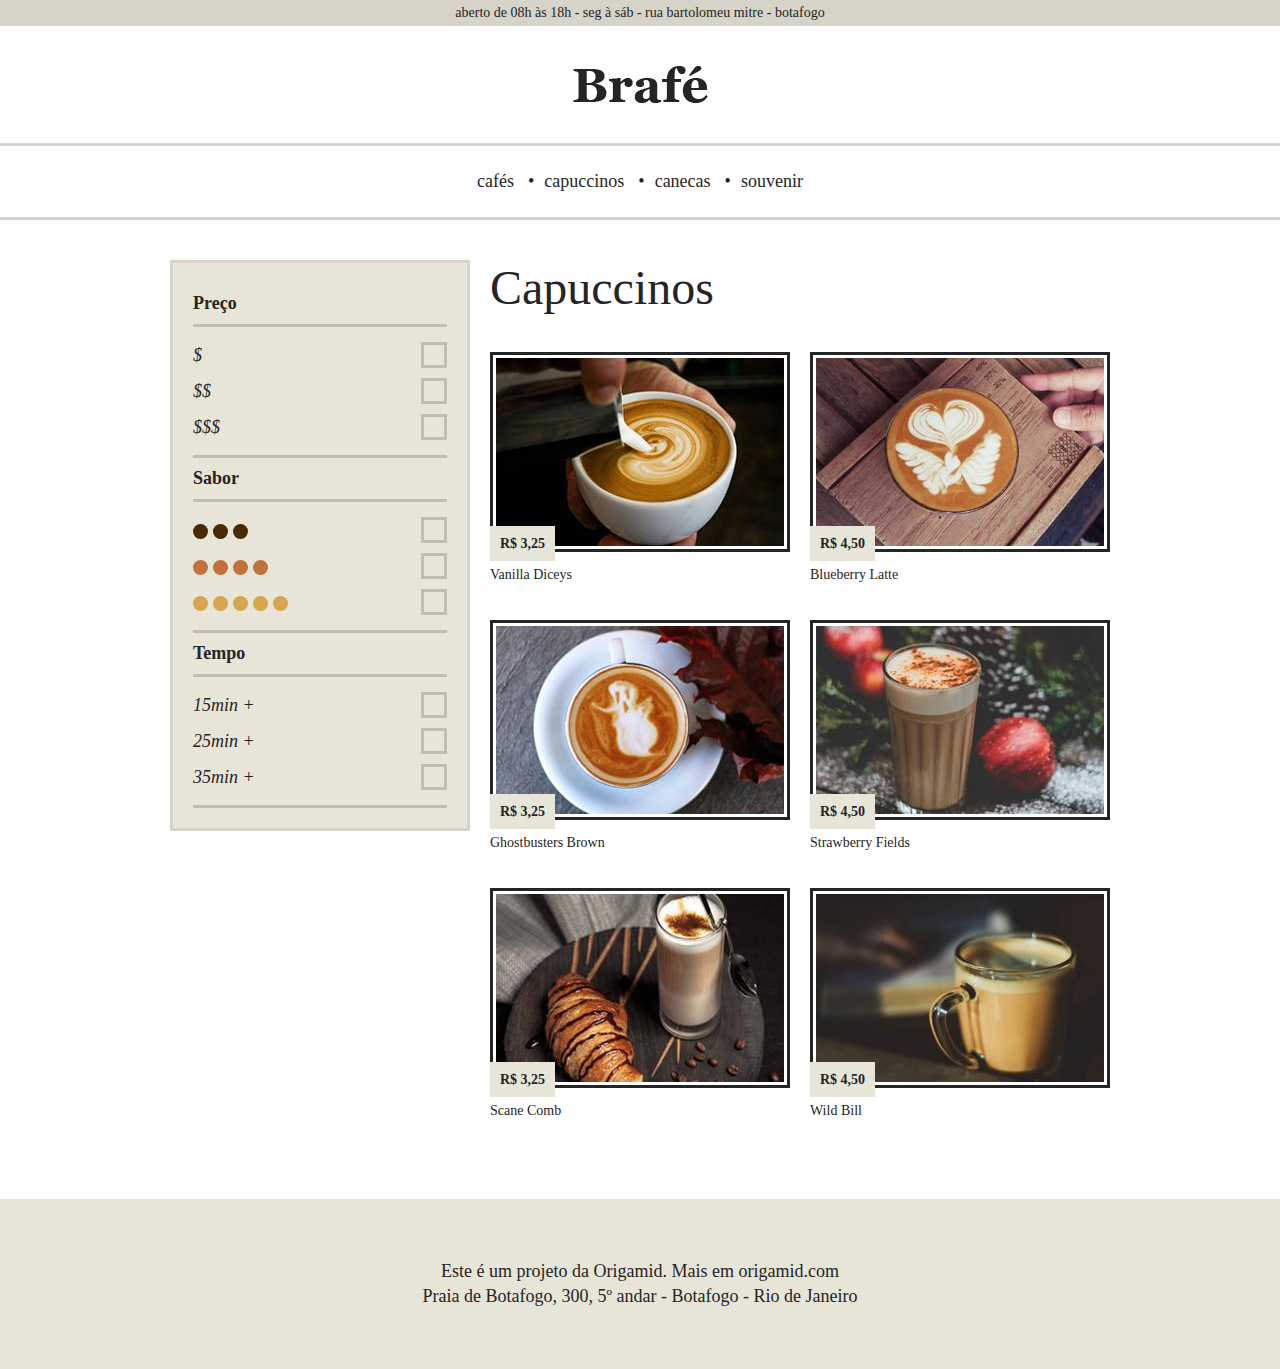
<file: Brafe-2/brafe-2-grid/index.html>
<!DOCTYPE html>
<html>
<head>
	<title>Brafé 2</title>
	<meta charset="utf-8">
	<meta name="viewport" content="width=device-width, initial-scale=1, shrink-to-fit=no">
	<link rel="stylesheet" type="text/css" href="css/grid.css">
	<link rel="stylesheet" type="text/css" href="css/style.css">
</head>
<body>
	
	<header>
		<div class="header-informacoes">
			<p>aberto de 08h às 18h - seg à sáb - rua bartolomeu mitre - botafogo</p>
		</div>
		<a class="header-logo" href="index.html">
			<img src="img/brafe.png" alt="Brafé">
		</a>
		<nav class="header-menu">
			<ul>
				<li><a href="#">cafés</a></li>
				<li><a href="#">capuccinos</a></li>
				<li><a href="#">canecas</a></li>
				<li><a href="#">souvenir</a></li>
			</ul>
		</nav>
	</header>
	
	<div class="container">
		<nav class="filtro grid-4">
			<h2>Preço</h2>
			<ul>
				<li>$</li>
				<li>$$</li>
				<li>$$$</li>
			</ul>
			<h2>Sabor</h2>
			<ul class="sabor">
				<li><span class="sabor-3">Marrom</span></li>
				<li><span class="sabor-4">Laranja</span></li>
				<li><span class="sabor-5">Amarelo</span></li>
			</ul>
			<h2>Tempo</h2>
			<ul>
				<li>15min +</li>
				<li>25min +</li>
				<li>35min +</li>
			</ul>
		</nav>
		
		<section class="produtos grid-8">
			<h1>Capuccinos</h1>
			<ul class="row-mobile">
				<li class="grid-mobile-6">
					<img src="img/cafe-1.jpg" alt="Café 1">
					<span>R$ 3,25</span>
					<h2>Vanilla Diceys</h2>
				</li>
				
				<li class="grid-mobile-6">
					<img src="img/cafe-2.jpg" alt="Café 1">
					<span>R$ 4,50</span>
					<h2>Blueberry Latte</h2>
				</li>
				
				<li class="grid-mobile-6">
					<img src="img/cafe-3.jpg" alt="Café 1">
					<span>R$ 3,25</span>
					<h2>Ghostbusters Brown</h2>
				</li>
				
				<li class="grid-mobile-6">
					<img src="img/cafe-4.jpg" alt="Café 1">
					<span>R$ 4,50</span>
					<h2>Strawberry Fields</h2>
				</li>
				
				<li class="grid-mobile-6">
					<img src="img/cafe-5.jpg" alt="Café 1">
					<span>R$ 3,25</span>
					<h2>Scane Comb</h2>
				</li>
				
				<li class="grid-mobile-6">
					<img src="img/cafe-6.jpg" alt="Café 1">
					<span>R$ 4,50</span>
					<h2>Wild Bill</h2>
				</li>
			</ul>
		</section>
	</div>
	
	<footer class="footer">
		<p>Este é um projeto da Origamid. Mais em origamid.com</p>
		<p>Praia de Botafogo, 300, 5º andar - Botafogo - Rio de Janeiro</p>
	</footer>
	
</body>
</html>
</file>
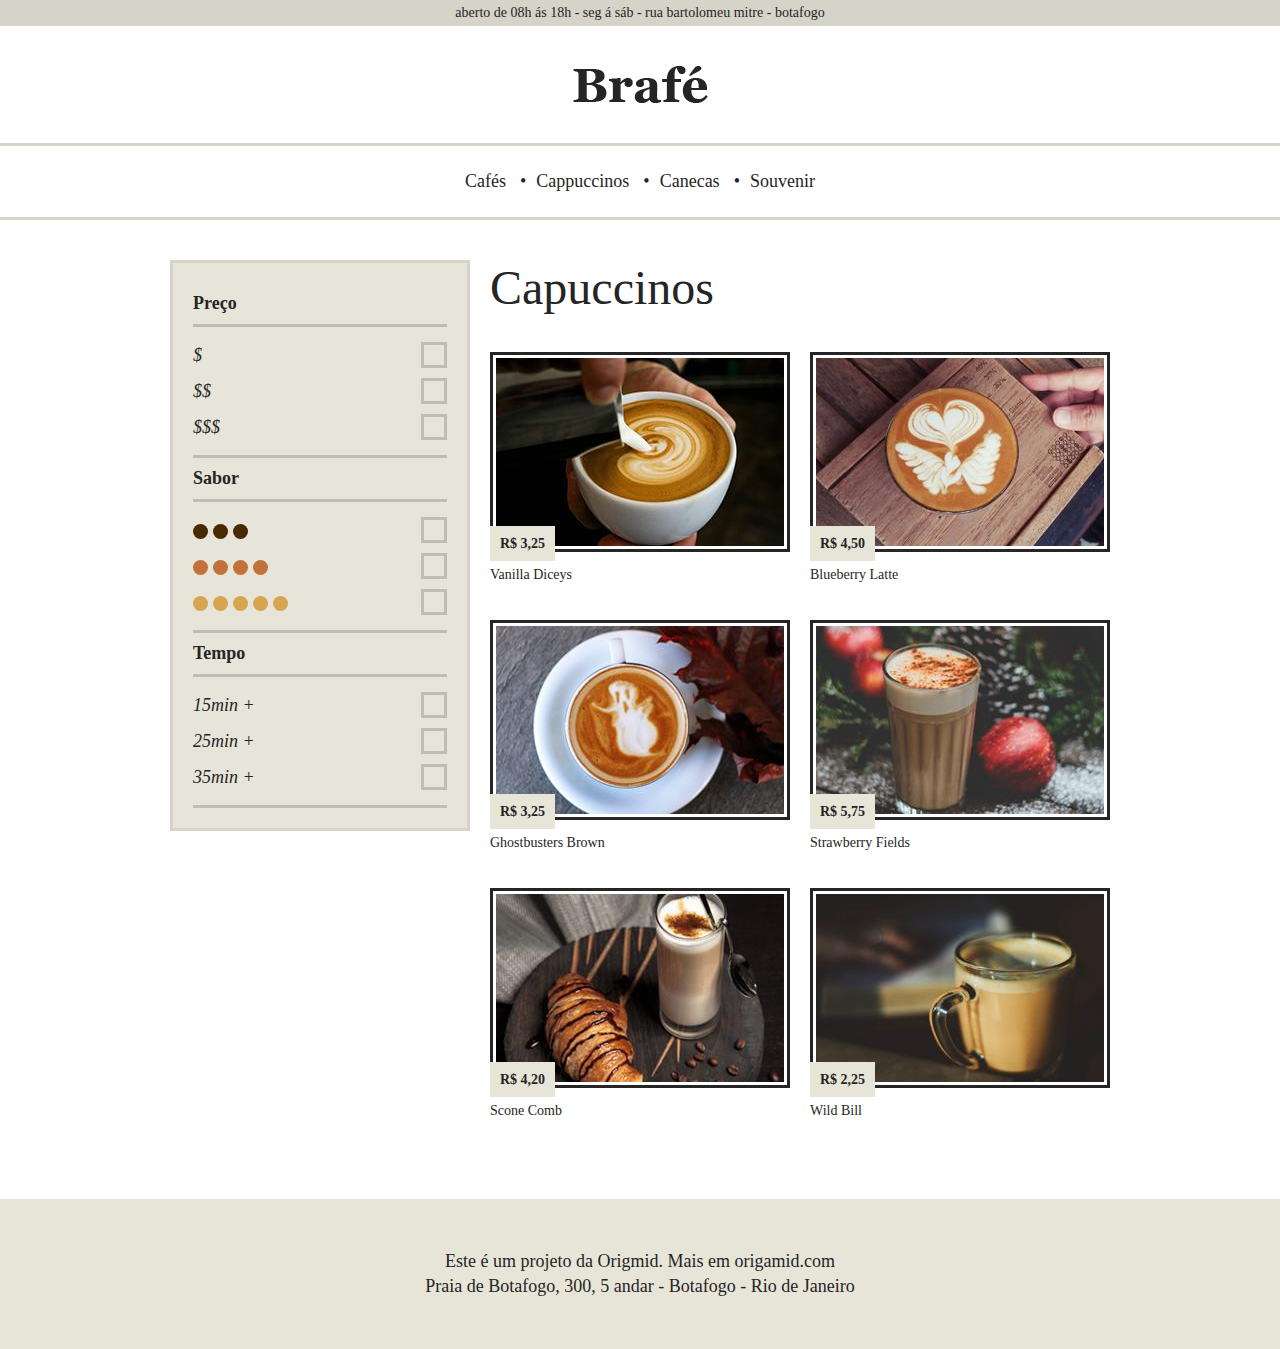
<file: Brafe-2/brafe-2-puro/index.html>
<!DOCTYPE html>
<html>
    <head>
        <title>Brafé 2</title>
        <meta charset="utf-8">
        <meta name="viewport" content="width=device-width, initial-scale=1, shrinh-to-fit=no">
        <link rel="stylesheet" type="text/css" href="css/style.css">
    </head>
    <body>
        <header>
            <div class="header-info">
                <p>aberto de 08h ás 18h - seg á sáb - rua bartolomeu mitre - botafogo</p>
            </div>
            <a class="header-logo" href="index.html">
                <img src="img/brafe.png" alt="Brafé">
            </a>
            <nav class="header-menu">
                <ul>
                    <li><a href="#">Cafés</a></li>
                    <li><a href="#">Cappuccinos</a></li>
                    <li><a href="#">Canecas</a></li>
                    <li><a href="#">Souvenir</a></li>
                </ul>
            </nav>
        </header>
        
        <div class="container">
            <nav class="filtro">
                <h2>Preço</h2>
                <ul>
                    <li>$</li>
                    <li>$$</li>
                    <li>$$$</li>
                </ul>
                
                <h2>Sabor</h2>
                <ul class="sabor">
                    <li><span class="sabor-3">Marrom</span></li>
                    <li><span class="sabor-4">Laranja</span></li>
                    <li><span class="sabor-5">Amarelo</span></li>
                </ul>
                
                <h2>Tempo</h2>
                <ul>
                    <li>15min +</li>
                    <li>25min +</li>
                    <li>35min +</li>
                </ul>
            </nav>
            
            <section class="produtos">
                <h1>Capuccinos</h1>
                <ul>
                    <li>
                        <img src="img/cafe-1.jpg" alt="Café 1">
                        <span>R$ 3,25</span>
                        <h2>Vanilla Diceys</h2>
                    </li>
               
                    <li>
                        <img src="img/cafe-2.jpg" alt="Café 2">
                        <span>R$ 4,50</span>
                        <h2>Blueberry Latte</h2>
                    </li>
               
                    <li>
                        <img src="img/cafe-3.jpg" alt="Café 3">
                        <span>R$ 3,25</span>
                        <h2>Ghostbusters Brown</h2>
                    </li>
               
                    <li>
                        <img src="img/cafe-4.jpg" alt="Café 4">
                        <span>R$ 5,75</span>
                        <h2>Strawberry Fields</h2>
                    </li>
             
                    <li>
                        <img src="img/cafe-5.jpg" alt="Café 5">
                        <span>R$ 4,20</span>
                        <h2>Scone Comb</h2>
                    </li>
                
                    <li>
                        <img src="img/cafe-6.jpg" alt="Café 6">
                        <span>R$ 2,25</span>
                        <h2>Wild Bill</h2>
                    </li>
                </ul>
            </section>
        </div>
        
        <footer class="footer">
            <p>Este é um projeto da Origmid. Mais em origamid.com</p>
            <p>Praia de Botafogo, 300, 5 andar - Botafogo - Rio de Janeiro</p>
        </footer>
    </body>
</html>
</file>
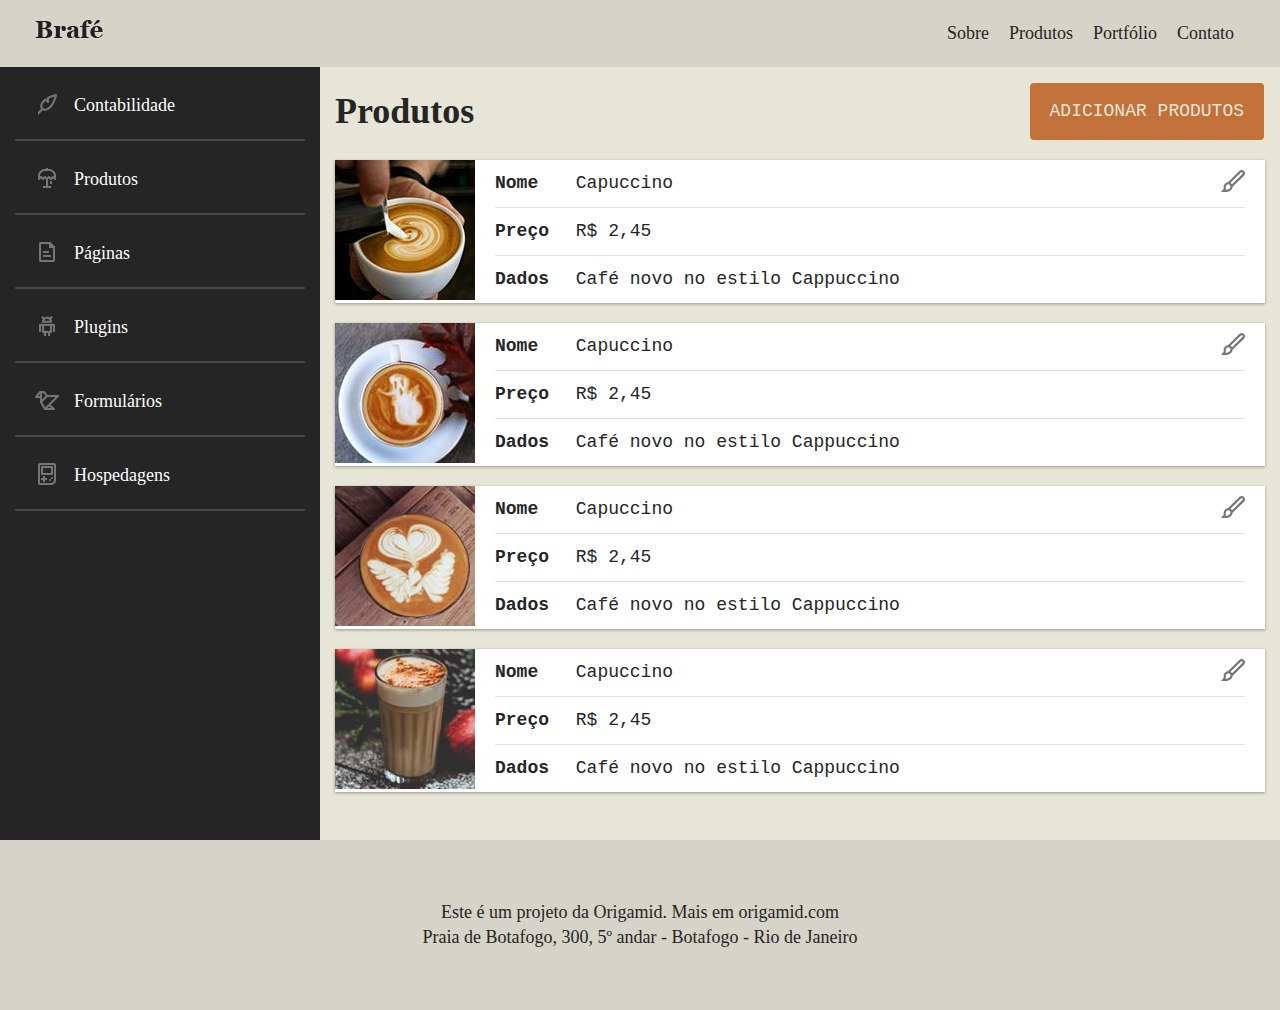
<file: Brafe-3/brafe-3-bootstrap/index.html>
<!DOCTYPE html>
<html>
<head>
	<title>Brafé 3</title>
	<meta charset="utf-8">
	<meta name="viewport" content="width=device-width, initial-scale=1, shrink-to-fit=no">
	<link rel="stylesheet" type="text/css" href="css/bootstrap.min.css">
	<link rel="stylesheet" type="text/css" href="css/style.css">
</head>

<body>
	
<header class="header">
    <div class="container-fluid">
        <div class="row">
            <a class="header-logo mr-auto col-sm-4" href="#">
                <img class="mx-auto m-sm-0" src="img/brafe.png" alt="Brafé">
            </a>
            <nav class="header-menu mx-auto mr-0 mr-sm-3">
                <ul class="d-flex flex-wrap mt-sm-0 mt-2">
                    <li><a href="#">Sobre</a></li>
                    <li><a href="#">Produtos</a></li>
                    <li><a href="#">Portfólio</a></li>
                    <li><a href="#">Contato</a></li>
                </ul>
            </nav>
        </div>
    </div>
</header>
	
<main class="main-container container-fluid">
	<div class="row">
        <nav class="side-nav col-md-4 col-xl-3">
            <ul>
                <li><a class="nav-contabilidade" href="#">Contabilidade</a></li>
                <li><a class="nav-produtos" href="#">Produtos</a></li>
                <li><a class="nav-paginas" href="#">Páginas</a></li>
                <li><a class="nav-plugins" href="#">Plugins</a></li>
                <li><a class="nav-formularios" href="#">Formulários</a></li>
                <li><a class="nav-hospedagens" href="#">Hospedagens</a></li>
            </ul>
        </nav>

        <section class="produtos col-md-8 col-xl-9 mb-5">
            <header class="row align-items-center mt-3">
                <h1 class="col">Produtos</h1>
                <a class="adicionar-produtos mr-3 ml-3" href="#">Adicionar Produtos</a>
            </header>
            <ul>
                <li class="produtos-item">
                    <div class="media">
                        <img src="img/cafe-1.jpg" alt="Café 1">
                        <ul class="media-body">
                            <li><span>Nome</span> Capuccino</li>
                            <li><span>Preço</span> R$ 2,45</li>
                            <li><span>Dados</span> Café novo no estilo Cappuccino</li>
                        </ul>
                        <a href="#">Editar</a>
                    </div>
                </li>
                
                <li class="produtos-item">
                    <div class="media">
                        <img src="img/cafe-2.jpg" alt="Café 2">
                        <ul class="media-body">
                            <li><span>Nome</span> Capuccino</li>
                            <li><span>Preço</span> R$ 2,45</li>
                            <li><span>Dados</span> Café novo no estilo Cappuccino</li>
                        </ul>
                        <a href="#">Editar</a>
                    </div>
                </li>
                
                <li class="produtos-item">
                    <div class="media">
                        <img src="img/cafe-3.jpg" alt="Café 3">
                        <ul class="media-body">
                            <li><span>Nome</span> Capuccino</li>
                            <li><span>Preço</span> R$ 2,45</li>
                            <li><span>Dados</span> Café novo no estilo Cappuccino</li>
                        </ul>
                        <a href="#">Editar</a>
                    </div>
                </li>
                
                <li class="produtos-item">
                    <div class="media">
                        <img src="img/cafe-4.jpg" alt="Café 4">
                        <ul class="media-body">
                            <li><span>Nome</span> Capuccino</li>
                            <li><span>Preço</span> R$ 2,45</li>
                            <li><span>Dados</span> Café novo no estilo Cappuccino</li>
                        </ul>
                        <a href="#">Editar</a>
                    </div>
                </li>

            </ul>
        </section>
    </div>
</main>

	
<footer class="footer">
	<p>Este é um projeto da Origamid. Mais em origamid.com</p>
	<p>Praia de Botafogo, 300, 5º andar - Botafogo - Rio de Janeiro</p>
</footer>
	
</body>
	
</html>
</file>
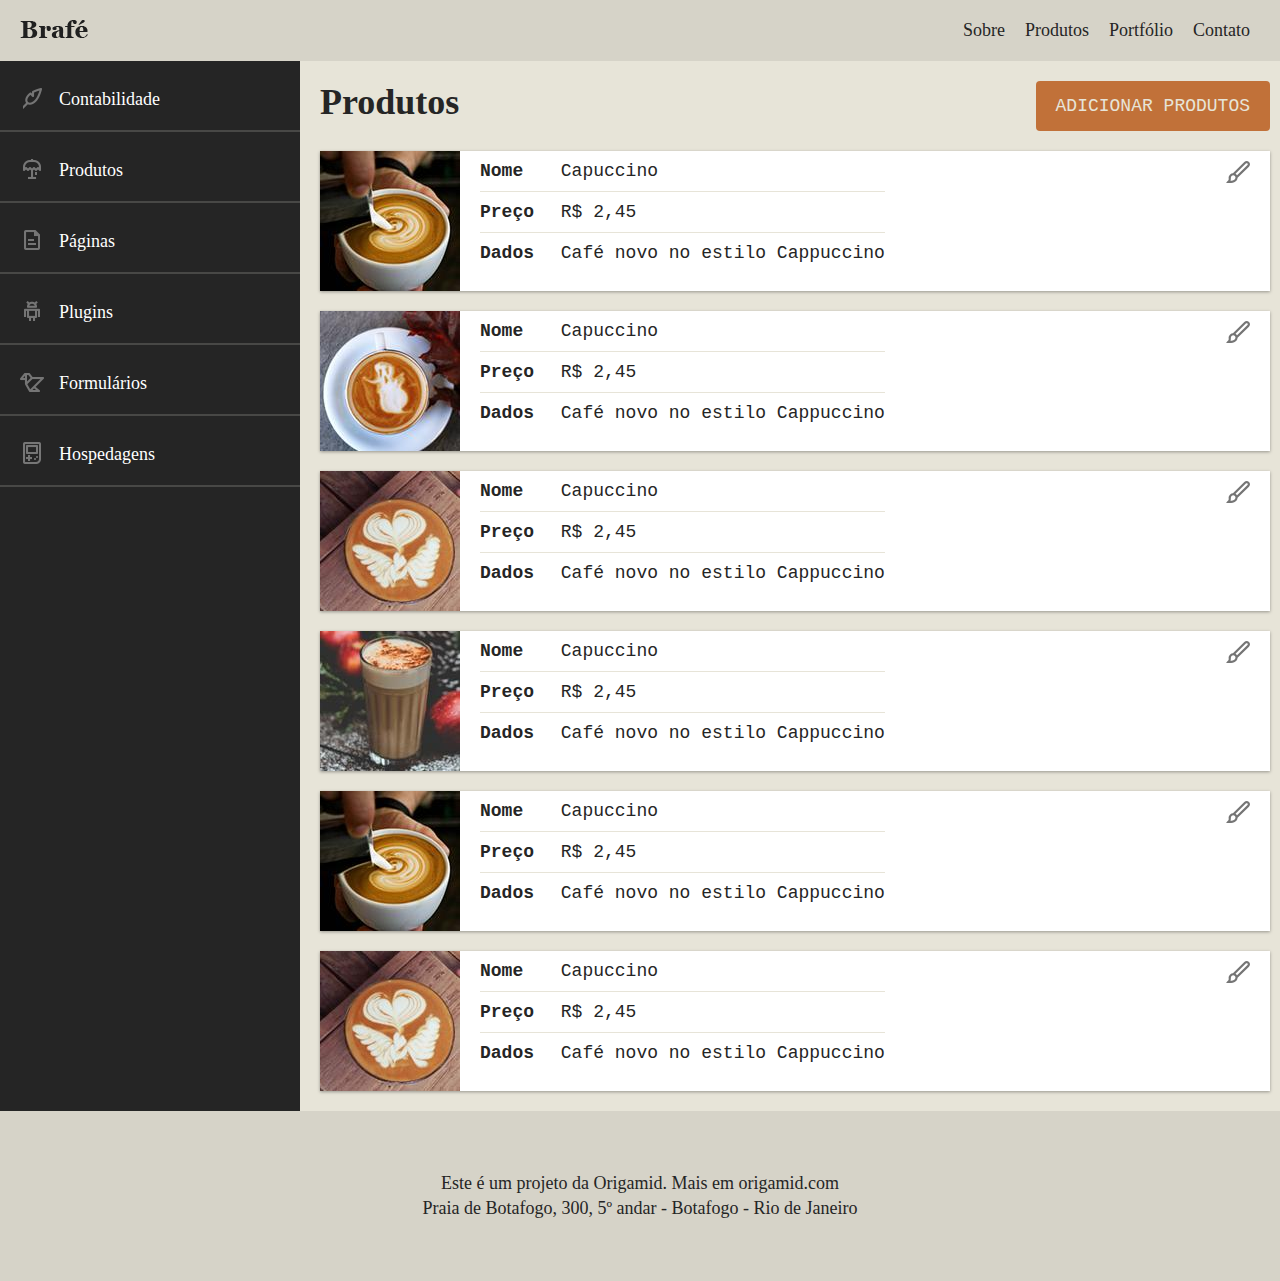
<file: Brafe-3/brafe-3-flexbox/index.html>
<!DOCTYPE html>
<html>
<head>
	<title>Brafé 3</title>
	<meta charset="utf-8">
	<meta name="viewport" content="width=device-width, initial-scale=1, shrink-to-fit=no">
	<link rel="stylesheet" type="text/css" href="css/style.css">
</head>

<body>
	
<header class="header">
	<a class="header-logo" href="#">
		<img src="img/brafe.png" alt="Brafé">
	</a>
	<nav class="header-menu">
		<ul>
			<li><a href="#">Sobre</a></li>
			<li><a href="#">Produtos</a></li>
			<li><a href="#">Portfólio</a></li>
			<li><a href="#">Contato</a></li>
		</ul>
	</nav>
</header>
	
<main class="main-container">
	
	<nav class="side-nav">
		<ul>
			<li><a class="nav-contabilidade" href="#">Contabilidade</a></li>
			<li><a class="nav-produtos" href="#">Produtos</a></li>
			<li><a class="nav-paginas" href="#">Páginas</a></li>
			<li><a class="nav-plugins" href="#">Plugins</a></li>
			<li><a class="nav-formularios" href="#">Formulários</a></li>
			<li><a class="nav-hospedagens" href="#">Hospedagens</a></li>
		</ul>
	</nav>
	
	<section class="produtos">
		<header>
			<h1>Produtos</h1>
			<a class="adicionar-produtos" href="#">Adicionar Produtos</a>
		</header>
		<ul class="produtos-lista">
			<li class="produtos-item">
				<img src="img/cafe-1.jpg" alt="Café 1">
				<ul>
					<li><span>Nome</span> Capuccino</li>
					<li><span>Preço</span> R$ 2,45</li>
					<li><span>Dados</span> Café novo no estilo Cappuccino</li>
				</ul>
				<a href="#">Editar</a>
			</li>
			
			<li class="produtos-item">
				<img src="img/cafe-2.jpg" alt="Café 2">
				<ul>
					<li><span>Nome</span> Capuccino</li>
					<li><span>Preço</span> R$ 2,45</li>
					<li><span>Dados</span> Café novo no estilo Cappuccino</li>
				</ul>
				<a href="#">Editar</a>
			</li>
			
			<li class="produtos-item">
				<img src="img/cafe-3.jpg" alt="Café 3">
				<ul>
					<li><span>Nome</span> Capuccino</li>
					<li><span>Preço</span> R$ 2,45</li>
					<li><span>Dados</span> Café novo no estilo Cappuccino</li>
				</ul>
				<a href="#">Editar</a>
			</li>
			
			<li class="produtos-item">
				<img src="img/cafe-4.jpg" alt="Café 4">
				<ul>
					<li><span>Nome</span> Capuccino</li>
					<li><span>Preço</span> R$ 2,45</li>
					<li><span>Dados</span> Café novo no estilo Cappuccino</li>
				</ul>
				<a href="#">Editar</a>
			</li>
			
			<li class="produtos-item">
				<img src="img/cafe-1.jpg" alt="Café 1">
				<ul>
					<li><span>Nome</span> Capuccino</li>
					<li><span>Preço</span> R$ 2,45</li>
					<li><span>Dados</span> Café novo no estilo Cappuccino</li>
				</ul>
				<a href="#">Editar</a>
			</li>
			
			<li class="produtos-item">
				<img src="img/cafe-3.jpg" alt="Café 3">
				<ul>
					<li><span>Nome</span> Capuccino</li>
					<li><span>Preço</span> R$ 2,45</li>
					<li><span>Dados</span> Café novo no estilo Cappuccino</li>
				</ul>
				<a href="#">Editar</a>
			</li>
		</ul>
	</section>
</main>

	
<footer class="footer">
	<p>Este é um projeto da Origamid. Mais em origamid.com</p>
	<p>Praia de Botafogo, 300, 5º andar - Botafogo - Rio de Janeiro</p>
</footer>
	
</body>
	
</html>
</file>
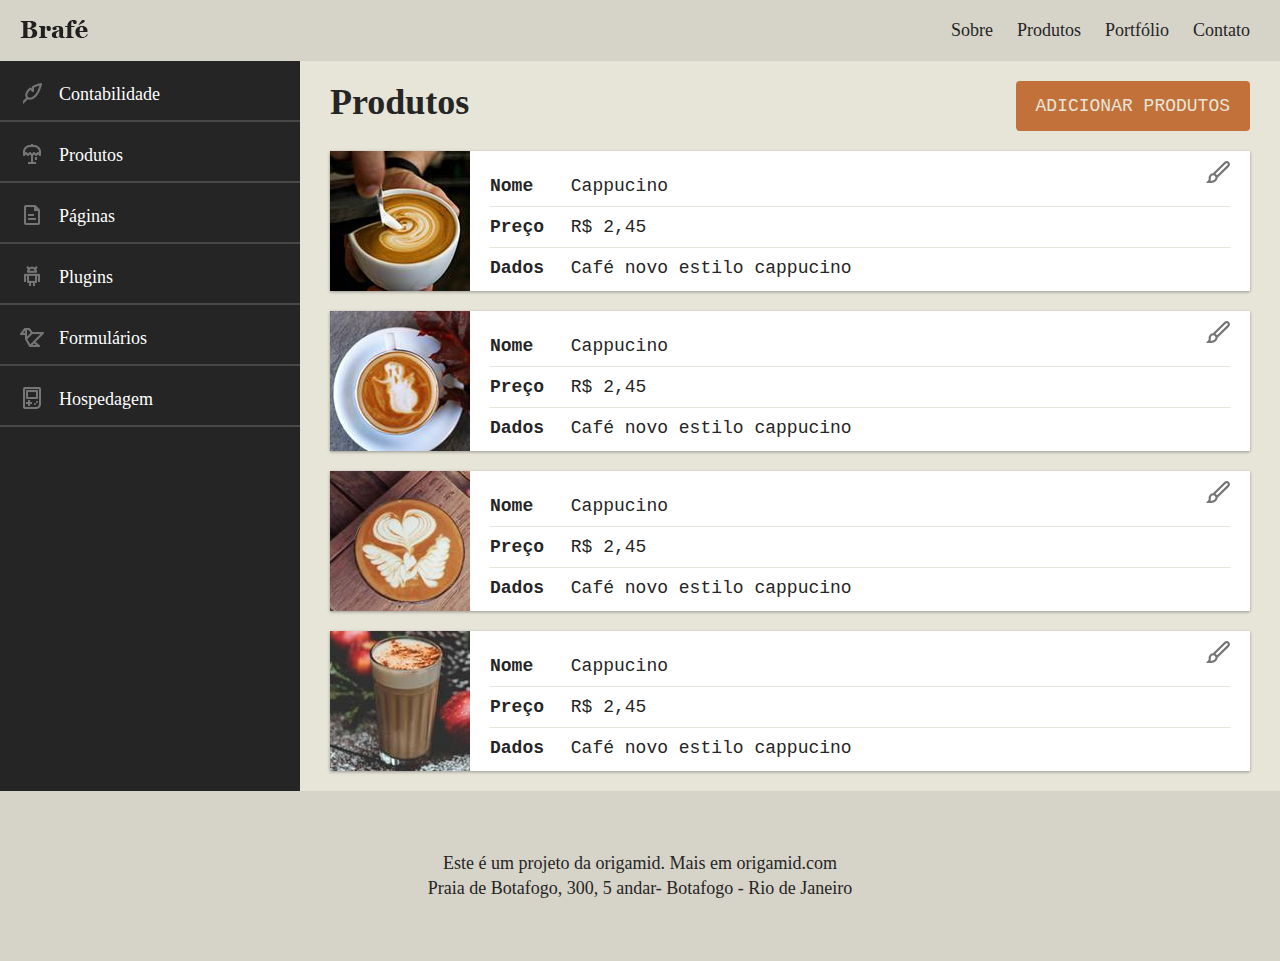
<file: Brafe-3/Brafe-3-puro/index.html>
<!DOCTYPE html>
<html>
<head>
    <title>Brafé 3</title>
    <meta charset="utf-8">
    <meta name="viewport" content="width=device-width, initial-scale=1, shrink-to-fit=no">
    <link rel="stylesheet" type="text/css" href="css/style.css">
</head>
    
<body>
    <header class="header">
        <a class="header-logo" href="#">
            <img src="img/brafe.png" alt="Brafé">
        </a>
        <nav class="header-nav">
            <ul>
                <li><a href="#">Sobre</a></li>
                <li><a href="#">Produtos</a></li>
                <li><a href="#">Portfólio</a></li>
                <li><a href="#">Contato</a></li>
            </ul>
        </nav>
    </header>

    <main class="main-container">
        <nav class="side-nav">
            <ul>
                <li><a class="nav-contabilidade" href="#">Contabilidade</a></li>
                <li><a class="nav-produtos" href="#">Produtos</a></li>
                <li><a class="nav-paginas" href="#">Páginas</a></li>
                <li><a class="nav-plugins" href="#">Plugins</a></li>
                <li><a class="nav-formularios" href="#">Formulários</a></li>
                <li><a class="nav-hospedagem" href="#">Hospedagem</a></li>
            </ul>
        </nav>

        <section class="produtos">
            <header>
                <h1>Produtos</h1>
                <a class="add-produtos" href="#">ADICIONAR PRODUTOS</a>
            </header>
            
            <ul class="produtos-lista">
                
                <li class="produtos-item">
                    <div>
                        <img src="img/cafe-1.jpg">
                    </div>

                    <ul>
                        <li><span>Nome</span> Cappucino</li>
                        <li><span>Preço</span> R$ 2,45</li>
                        <li><span>Dados</span> Café novo estilo cappucino</li>
                    </ul>
                    <a href="#">Editar</a>
                </li>
                
                <li class="produtos-item">
                    <div>
                        <img src="img/cafe-2.jpg">
                    </div>

                    <ul>
                        <li><span>Nome</span> Cappucino</li>
                        <li><span>Preço</span> R$ 2,45</li>
                        <li><span>Dados</span> Café novo estilo cappucino</li>
                    </ul>
                    <a href="#">Editar</a>
                </li>
                
                <li class="produtos-item">
                    <div>
                        <img src="img/cafe-3.jpg">
                    </div>

                    <ul>
                        <li><span>Nome</span> Cappucino</li>
                        <li><span>Preço</span> R$ 2,45</li>
                        <li><span>Dados</span> Café novo estilo cappucino</li>
                    </ul>
                    <a href="#">Editar</a>
                </li>
                
                <li class="produtos-item">
                    <div>
                        <img src="img/cafe-4.jpg">
                    </div>

                    <ul>
                        <li><span>Nome</span> Cappucino</li>
                        <li><span>Preço</span> R$ 2,45</li>
                        <li><span>Dados</span> Café novo estilo cappucino</li>
                    </ul>
                    <a href="#">Editar</a>
                </li>
                
            </ul>
        </section>
    </main>
    
    <footer class="footer">
        <p>Este é um projeto da origamid. Mais em origamid.com</p>
        <p>Praia de Botafogo, 300, 5 andar- Botafogo - Rio de Janeiro</p>
    </footer>
</body>
</html>
</file>
<file: brafe-1-grid/css/grid.css>
.container {
    max-width: 960px;
    margin: 0 auto;
}

.container::after, 
.container::before {
    content: '';
    display: table;
    clear: both;
}

.grid-1, .grid-2, .grid-3, .grid-4, .grid-5, .grid-6, .grid-7, .grid-8, .grid-9, .grid-10, .grid-11, .grid-12{
    margin-left: 10px;
    margin-right: 10px;
    float: left;
    display: block;
    min-height: 1px;
}

.grid-1 { width: calc(8.333% - 20px); }
.grid-2 { width: calc(16.666% - 20px); }
.grid-3 { width: calc(25% - 20px); }
.grid-4 { width: calc(33.333% - 20px); }
.grid-5 { width: calc(41.666% - 20px); }
.grid-6 { width: calc(50% - 20px); }
.grid-7 { width: calc(58.333% - 20px); }
.grid-8 { width: calc(66.666% - 20px); }
.grid-9 { width: calc(75% - 20px); }
.grid-10 { width: calc(83.333% - 20px); }
.grid-11 { width: calc(91.666% - 20px); }
.grid-12 { width: calc(100% - 20px); }

@media (max-width: 739px) {
    .container {
        max-width: 300px;
    }
    
    .grid-1, .grid-2, .grid-3, .grid-4, .grid-5, .grid-6, .grid-7, .grid-8, .grid-9, .grid-10, .grid-11, .grid-12{
        width: 100%;
        margin-left: 0px;
        margin-right: 0px;
        float: none;
    }
}
</file>
<file: Brafe-2/brafe-2-bootstrap/css/style.css>
body, p, h1, h2, ul, li {
	margin: 0px;
	padding: 0px;
}

li {
	list-style: none;
}

body {
	font-family: Georgia, serif;
	color: #252525;
}

* {
	box-sizing: border-box;
}

/* MENU */

.header-informacoes {
	font-size: 0.875em;
	background: #d6d3c8;
	padding: 5px 0;
	text-align: center;
}

.header-logo img {
	display: block;
	margin: 40px auto;
}

.header-menu {
	border-top: 3px solid #d6d3c8;
	border-bottom: 3px solid #d6d3c8;
	text-align: center;
	margin-bottom: 40px;
	padding: 20px 0;
}

.header-menu li {
	display: inline-block;
}

.header-menu li a {
	display: block;
	padding: 5px 10px 5px 0;
	text-decoration: none;
	color: #252525;
	font-size: 1.125em;
}

.header-menu li a::before {
	content: '•';
	padding-right: 10px;
}

.header-menu li:first-child a::before {
	content: '';
}

/* FILTRO */

.filtro {
	background: #e7e4d8;
	border: 3px solid #d6d3c8;
	padding: 20px;
    align-self: flex-start;
}

.filtro h2 {
	font-size: 1.125em;
	padding: 10px 0;
    font-weight: bold;
}

.filtro ul {
	border-top: 3px solid #c0beb4;
	border-bottom: 3px solid #c0beb4;
	padding: 10px 0;
}

.filtro li {
	font-style: italic;
	font-size: 1.125em;
	line-height: 2;
}

.filtro li::after {
	content: '';
	display: block;
	width: 20px;
	height: 20px;
	border: 3px solid #c0beb4;
	float: right;
	margin-top: 5px;
}

.sabor {
	overflow: hidden;
}

.sabor span {
	text-indent: -200px;
	display: inline-block;
	width: 15px;
	height: 15px;
	background: currentColor;
	border-radius: 50%;
	vertical-align: middle;
}

.sabor-3 {
	color: #492901;
	box-shadow: 20px 0 0 0 currentColor,
							40px 0 0 0 currentColor;
}

.sabor-4 {
	color: #c17139;
	box-shadow: 20px 0 0 0 currentColor,
							40px 0 0 0 currentColor,
							60px 0 0 0 currentColor;
}

.sabor-5 {
	color: #d7a54d;
	box-shadow: 20px 0 0 0 currentColor,
							40px 0 0 0 currentColor,
							60px 0 0 0 currentColor,
							80px 0 0 0 currentColor;
}

/*PRODUTOS*/

.produtos h1 {
	font-size: 3em;
	font-weight: normal;
}

.produtos li img {
	display: block;
	max-width: 100%;
	border: 3px solid #fff;
	box-shadow: 0 0 0 3px #252525;
	margin: 40px 3px 0 3px;
}

.produtos li span {
	background: #e7e4d8;
	padding: 10px;
	font-size: 0.875em;
	font-weight: bold;
	position: relative;
	top: -15px;;
}

.produtos li h2 {
	font-size: 0.875em;
	font-weight: normal;
}

.footer {
	background: #e7e4d8;
	text-align: center;
	padding: 60px 0;
	font-size: 1.125em;
	line-height: 1.4em;
	margin-top: 80px;
}
</file>
<file: Brafe-2/brafe-2-flexbox/css/flex.css>
.flex {
    max-width: 960px;
    margin: 0 auto;
    display: flex;
    flex-wrap: wrap;
}

.flex-row{
    margin-left: -10px;
    margin-right: -10px;
    display: flex;
    flex-wrap: wrap;
}

.flex-item-4, .flex-item-6, .flex-item-8 {
    margin-left: 10px;
    margin-right: 10px;
    align-self: flex-start;
}

.flex-item-4 {
    flex: 0 0 calc(33.333% - 20px);
    max-width: calc(33.333% - 20px);
}

.flex-item-6 {
    flex: 0 0 calc(50% - 20px);
    max-width: calc(50% - 20px);
}

.flex-item-8 {
    flex: 0 0 calc(66.666% - 20px);
    max-width: calc(66.666% - 20px);
}

@media (max-width: 739px) {
    .flex{
        max-width: 300px;
        flex-direction: column;
    }
    
    .flex-item-4, .flex-item-8 {
        margin-left: 0px;
        margin-right: 0px;
        max-width: 100%;
        align-self: auto;
    }

}
</file>
<file: Brafe-2/brafe-2-flexbox/css/style.css>
body, p, h1, h2, ul, li {
	margin: 0px;
	padding: 0px;
}

li {
	list-style: none;
}

body {
	font-family: Georgia, serif;
	color: #252525;
}

* {
	box-sizing: border-box;
}

/* MENU */

.header-informacoes {
	font-size: 0.875em;
	background: #d6d3c8;
	padding: 5px 0;
	text-align: center;
}

.header-logo img {
	display: block;
	margin: 40px auto;
}

.header-menu {
	border-top: 3px solid #d6d3c8;
	border-bottom: 3px solid #d6d3c8;
	text-align: center;
	margin-bottom: 40px;
	padding: 20px 0;
}

.header-menu li {
	display: inline-block;
}

.header-menu li a {
	display: block;
	padding: 5px 10px 5px 0;
	text-decoration: none;
	color: #252525;
	font-size: 1.125em;
}

.header-menu li a::before {
	content: '•';
	padding-right: 10px;
}

.header-menu li:first-child a::before {
	content: '';
}

/* FILTRO */

.filtro {
	background: #e7e4d8;
	border: 3px solid #d6d3c8;
	padding: 20px;
}

.filtro h2 {
	font-size: 1.125em;
	padding: 10px 0
}

.filtro ul {
	border-top: 3px solid #c0beb4;
	border-bottom: 3px solid #c0beb4;
	padding: 10px 0;
}

.filtro li {
	font-style: italic;
	font-size: 1.125em;
	line-height: 2;
}

.filtro li::after {
	content: '';
	display: block;
	width: 20px;
	height: 20px;
	border: 3px solid #c0beb4;
	float: right;
	margin-top: 5px;
}

.sabor {
	overflow: hidden;
}

.sabor span {
	text-indent: -200px;
	display: inline-block;
	width: 15px;
	height: 15px;
	background: currentColor;
	border-radius: 50%;
	vertical-align: middle;
}

.sabor-3 {
	color: #492901;
	box-shadow: 20px 0 0 0 currentColor,
							40px 0 0 0 currentColor;
}

.sabor-4 {
	color: #c17139;
	box-shadow: 20px 0 0 0 currentColor,
							40px 0 0 0 currentColor,
							60px 0 0 0 currentColor;
}

.sabor-5 {
	color: #d7a54d;
	box-shadow: 20px 0 0 0 currentColor,
							40px 0 0 0 currentColor,
							60px 0 0 0 currentColor,
							80px 0 0 0 currentColor;
}

/*PRODUTOS*/

.produtos h1 {
	font-size: 3em;
	font-weight: normal;
}

.produtos li img {
	display: block;
	max-width: 100%;
	border: 3px solid #fff;
	box-shadow: 0 0 0 3px #252525;
	margin: 40px 3px 0 3px;
}

.produtos li span {
	background: #e7e4d8;
	padding: 10px;
	font-size: 0.875em;
	font-weight: bold;
	position: relative;
	top: -15px;;
}

.produtos li h2 {
	font-size: 0.875em;
	font-weight: normal;
}

.footer {
	background: #e7e4d8;
	text-align: center;
	padding: 60px 0;
	font-size: 1.125em;
	line-height: 1.4em;
	margin-top: 80px;
}

@media (max-width: 739px) {
    .filtro{
        display: none;
    }
}
</file>
<file: Brafe-2/brafe-2-grid/css/grid.css>
.container {
    max-width: 960px;
    margin: 0 auto;
}

.container::after, .container::before {
    content: '';
    display: table;
    clear: both;
}

.grid-1, .grid-2, .grid-3, .grid-4, .grid-5, .grid-6, .grid-7, .grid-8, .grid-9, .grid-10, .grid-11, .grid-12, .grid-mobile-6 {
    float: left;
    display: block;
    min-height: 1px;
    margin-left: 10px;
    margin-right: 10px;
}

.grid-1 { width:  calc(8.333% - 20px)}
.grid-2 { width:  calc(16.666% - 20px)}
.grid-3 { width:  calc(25% - 20px)}
.grid-4 { width:  calc(33.333% - 20px)}
.grid-5 { width:  calc(41.666% - 20px)}
.grid-6 { width:  calc(50% - 20px)}
.grid-7 { width:  calc(58.333% - 20px)}
.grid-8 { width:  calc(66.666% - 20px)}
.grid-9 { width:  calc(75% - 20px)}
.grid-10 { width:  calc(83.333% - 20px)}
.grid-11 { width:  calc(91.666% - 20px)}
.grid-12 { width:  calc(100% - 20px)}

/* GRID MOBILE */
.grid-mobile-6 { width:  calc(50% - 20px) }

.row, .row-mobile {
    margin-left: -10px;
    margin-right: -10px;
}

.row::after, .row::before, .row-mobile::after, .row-mobile::before{
    content: '';
    display: table;
    clear: both;
}

@media (max-width: 739px) {
    .container{
        max-width: 300px
    }
    
    .grid-1, .grid-2, .grid-3, .grid-4, .grid-5, .grid-6, .grid-7, .grid-8, .grid-9, .grid-10, .grid-11, .grid-12 {
        float: none;
        width: 100%;
        margin-left: 0;
        margin-right: 0;
    }
    
    .row {
        margin-left: 0px;
        margin-right: 0px;
    }
}
</file>
<file: Brafe-2/brafe-2-grid/css/style.css>
body, p, h1, h2, ul, li {
	margin: 0px;
	padding: 0px;
}

li {
	list-style: none;
}

body {
	font-family: Georgia, serif;
	color: #252525;
}

* {
	box-sizing: border-box;
}

/* MENU */

.header-informacoes {
	font-size: 0.875em;
	background: #d6d3c8;
	padding: 5px 0;
	text-align: center;
}

.header-logo img {
	display: block;
	margin: 40px auto;
}

.header-menu {
	border-top: 3px solid #d6d3c8;
	border-bottom: 3px solid #d6d3c8;
	text-align: center;
	margin-bottom: 40px;
	padding: 20px 0;
}

.header-menu li {
	display: inline-block;
}

.header-menu li a {
	display: block;
	padding: 5px 10px 5px 0;
	text-decoration: none;
	color: #252525;
	font-size: 1.125em;
}

.header-menu li a::before {
	content: '•';
	padding-right: 10px;
}

.header-menu li:first-child a::before {
	content: '';
}

/* FILTRO */

.filtro {
	background: #e7e4d8;
	border: 3px solid #d6d3c8;
	padding: 20px;
}

.filtro h2 {
	font-size: 1.125em;
	padding: 10px 0
}

.filtro ul {
	border-top: 3px solid #c0beb4;
	border-bottom: 3px solid #c0beb4;
	padding: 10px 0;
}

.filtro li {
	font-style: italic;
	font-size: 1.125em;
	line-height: 2;
}

.filtro li::after {
	content: '';
	display: block;
	width: 20px;
	height: 20px;
	border: 3px solid #c0beb4;
	float: right;
	margin-top: 5px;
}

.sabor {
	overflow: hidden;
}

.sabor span {
	text-indent: -200px;
	display: inline-block;
	width: 15px;
	height: 15px;
	background: currentColor;
	border-radius: 50%;
	vertical-align: middle;
}

.sabor-3 {
	color: #492901;
	box-shadow: 20px 0 0 0 currentColor,
							40px 0 0 0 currentColor;
}

.sabor-4 {
	color: #c17139;
	box-shadow: 20px 0 0 0 currentColor,
							40px 0 0 0 currentColor,
							60px 0 0 0 currentColor;
}

.sabor-5 {
	color: #d7a54d;
	box-shadow: 20px 0 0 0 currentColor,
							40px 0 0 0 currentColor,
							60px 0 0 0 currentColor,
							80px 0 0 0 currentColor;
}

/*PRODUTOS*/

.produtos h1 {
	font-size: 3em;
	font-weight: normal;
}

.produtos li img {
	display: block;
	max-width: 100%;
	border: 3px solid #fff;
	box-shadow: 0 0 0 3px #252525;
	margin: 40px 3px 0 3px;
}

.produtos li span {
	background: #e7e4d8;
	padding: 10px;
	font-size: 0.875em;
	font-weight: bold;
	position: relative;
	top: -15px;;
}

.produtos li h2 {
	font-size: 0.875em;
	font-weight: normal;
}

.footer {
	background: #e7e4d8;
	text-align: center;
	padding: 60px 0;
	font-size: 1.125em;
	line-height: 1.4em;
	margin-top: 80px;
}

@media (max-width: 739px){
    .filtro {
        display: none;
    }
}
</file>
<file: Brafe-3/brafe-3-bootstrap/css/style.css>
body, p, h1, ul, li {
	padding: 0px;
	margin: 0px;
}

li {
	list-style: none;
}

body {
	font-family: Georgia, serif;
	color: #252525;
	background: #e7e4d8;
}

* {
	box-sizing: border-box;
}

img {
	display: block;
	max-width: 100%;
}

a {
	text-decoration: none;
}

/*Header*/

.header {
	background: #d6d3c8;
	padding: 20px;
}

.header-menu li a {
	color: #252525;
	font-size: 1.125em;
	padding: 0 10px;
}

.header-menu li:first-child a {
	padding-left: 0px;
}

@media (max-width: 739px) {
	
}

/*MAIN*/


/*SIDE NAV*/

.side-nav {
	background: #252525;
}

.side-nav li a {
	display: block;
	color: #fff;
	border-bottom: 2px solid #484846;
	font-size: 1.125em;
	padding: 20px;
}

.side-nav li a::before {
	content: '';
	display: inline-block;
	width: 24px;
	height: 24px;
	top: 5px;
	margin-right: 15px;
	position: relative;
	background-image: url('../img/icones.png');
}

.nav-contabilidade::before {
	background-position: 0 0;
}

.nav-produtos::before {
	background-position: 0 -24px;
}

.nav-paginas::before {
	background-position: 0 calc(-24px * 2);
}

.nav-plugins::before {
	background-position: 0 calc(-24px * 3);
}

.nav-formularios::before {
	background-position: 0 calc(-24px * 4);
}

.nav-hospedagens::before {
	background-position: 0 calc(-24px * 5);
}

@media (min-width: 740px) and (max-width: 980px) {
	
}

@media (max-width: 767px) {
    .side-nav {
        background: none;
    }
    
    .side-nav ul {
        margin-top: 10px;
        display: flex;
        flex-wrap: wrap;
        justify-content: center;
    }
    
    .side-nav li {
        margin-right: 10px;
        margin-bottom: 10px;
    }
    
    .side-nav li a::before {
        top: 0px;
        margin: 0px;
    }
    
    .side-nav li a {
        width: 44px;
        height: 44px;
        padding: 10px;
        overflow: hidden;
        border: none;
        color: #252525;
        background: #252525;
        border-radius: 4px;
    }
}

/* Produtos */

.produtos {
	
}

.produtos h1 {
	font-size: 2.25em;
    font-weight: bold;
}

.adicionar-produtos {
	background: #c17139;
	color: #e7e4d8;
	font-size: 1.125em;
	font-family: Courier, monospace;
	text-transform: uppercase;
	padding: 15px 20px;
	border-radius: 4px;
	text-align: center;
}


.produtos-item {
	background: #fff;
	box-shadow: 0 1px 3px 0 rgba(0,0,0,.35);
	margin-top: 20px;
	position: relative;
}


.produtos-item a {
	width: 24px;
	height: 24px;
	overflow: hidden;
	text-indent: -200px;
	position: absolute;
	right: 20px;
	top: 10px;
	background: url('../img/edit.svg') no-repeat;
}

.produtos-item a:hover {
	background: url('../img/edit-hover.svg') no-repeat;
}

.produtos-item ul {
	padding: 0 20px;
}

.produtos-item li {
	padding: 10px 0;
	font-size: 1.125em;
	font-family: Courier, monospace;
	border-bottom: 1px solid #e7e4d8;
}

.produtos-item li:last-child {
	border: none;
}

.produtos-item span {
	font-weight: bold;
	width: 70px;
	display: inline-block;
}

@media (min-width: 740px) and (max-width: 980px) {

}

@media (max-width: 739px) {
	
}

/*Footer*/

.footer {
	background: #D6D3C8;
	text-align: center;
	padding: 60px 0;
	font-size: 1.125em;
	line-height: 1.4em;
}
</file>
<file: Brafe-3/brafe-3-flexbox/css/style.css>
body, p, h1, ul, li {
	padding: 0px;
	margin: 0px;
}

li {
	list-style: none;
}

body {
	font-family: Georgia, serif;
	color: #252525;
	background: #e7e4d8;
}

* {
	box-sizing: border-box;
}

img {
	display: block;
	max-width: 100%;
}

a {
	text-decoration: none;
}

/*Header*/

.header {
	background: #d6d3c8;
	padding: 20px;
    display: flex;
}

.header-logo{
    flex-grow: 1;
}

.header-menu ul{
    display: flex;
    flex-wrap: wrap;
}

.header-menu li a {
	color: #252525;
	font-size: 1.125em;
	padding: 0 10px;
}

.header-menu li:first-child a {
	padding-left: 0px;
}

@media (max-width: 739px) {
    .header {
        flex-direction: column;
    }
    
    .header-logo img{
        margin: 0 auto;
    }
    
    .header-menu ul{
        margin-top: 10px;
        justify-content: center;
    }
}

/*MAIN*/

.main-container{
    display: flex;
}

/*SIDE NAV*/

.side-nav {
	background: #252525;
    flex: 1;
    max-width: 300px;
    margin-right: 10px;
}

.side-nav li a {
	display: block;
	color: #fff;
	border-bottom: 2px solid #484846;
	font-size: 1.125em;
	padding: 20px;
}

.side-nav li a::before {
	content: '';
	display: inline-block;
	width: 24px;
	height: 24px;
	top: 5px;
	margin-right: 15px;
	position: relative;
	background-image: url('../img/icones.png');
}

.nav-contabilidade::before { background-position: 0 0; }

.nav-produtos::before { background-position: 0 -24px; }

.nav-paginas::before { background-position: 0 calc(-24px * 2); }

.nav-plugins::before { background-position: 0 calc(-24px * 3); }

.nav-formularios::before {background-position: 0 calc(-24px * 4);
}

.nav-hospedagens::before {background-position: 0 calc(-24px * 5);
}

@media (min-width: 740px) and (max-width: 980px) {
}

@media (max-width: 739px) {
    .main-container {
        flex-direction: column;
    }
    .side-nav {
        margin: 10px;
        background: none;
        max-width: 100%;
    }
    .side-nav ul {
        display: flex;
        flex-wrap: wrap;
        justify-content: center;
    }
    
    .side-nav li {
        margin-bottom: 10px;
        margin-right: 10px;
    }
    
    .side-nav li a::before{
        top: 0px;
        margin: 0px;
    }
    
    .side-nav li a {
        width: 44px;
        height: 44px;
        overflow: hidden;
        border: none;
        padding: 10px;
        color: #252525;
        background: #252525;
        border-radius: 4px;
    }
}

/* Produtos */

.produtos {
    flex: 1;
    padding: 20px 10px;
}

.produtos header {
    display: flex;
}

.produtos h1 {
    flex-grow: 1;
    margin-right: 20px;
	font-size: 2.25em;
}

.adicionar-produtos {
	background: #c17139;
	color: #e7e4d8;
	font-size: 1.125em;
	font-family: Courier, monospace;
	text-transform: uppercase;
	padding: 15px 20px;
	border-radius: 4px;
	text-align: center;
}

.produtos-item {
	background: #fff;
	box-shadow: 0 1px 3px 0 rgba(0,0,0,.35);
	margin-top: 20px;
	position: relative;
    display: flex;
}

.produtos-item img{
    object-fit: cover;
}

.produtos-item a {
	width: 24px;
	height: 24px;
	overflow: hidden;
	text-indent: -200px;
	position: absolute;
	right: 20px;
	top: 10px;
	background: url('../img/edit.svg') no-repeat;
}

.produtos-item a:hover {
	background: url('../img/edit-hover.svg') no-repeat;
}

.produtos-item ul {
	padding: 0 20px;
}

.produtos-item li {
	padding: 10px 0;
	font-size: 1.125em;
	font-family: Courier, monospace;
	border-bottom: 1px solid #e7e4d8;
}

.produtos-item li:last-child {
	border: none;
}

.produtos-item span {
	font-weight: bold;
	width: 70px;
	display: inline-block;
}

@media (min-width: 740px) and (max-width: 980px) {

}

@media (max-width: 739px) {
    .produtos header{
        flex-direction: column;
    }
    
    .produtos-lista {
        display: flex;
        flex-direction: row;
        align-items: flex-start;
        align-content: flex-start;
        justify-content: space-between;
        flex-wrap: wrap;
    }
    
    .produtos-item {
        width: calc(50% - 10px);
        flex-direction: column;
    }
    
}

/*Footer*/

.footer {
	background: #D6D3C8;
	text-align: center;
	padding: 60px 0;
	font-size: 1.125em;
	line-height: 1.4em;
}
</file>
<file: brafe-1-bootstrap/css/style.css>
/* Reset */

body, h1, h2, h3, p, ul {
	padding: 0px;
	margin: 0px;
}

body {
	font-family: Georgia, serif;
	color: #252525;
}

* {
	box-sizing: border-box;
}

img {
    max-width: 100%;
    display: block;
}
/* Menu */

.menu {
	background: #252525;
}

.menu-nav a {
	text-decoration: none;
	color: #fff;
	font-size: 1.125em;
}

/* Intro */

.intro {
	background: url('../img/bg-intro.jpg') no-repeat center center;
	background-size: cover;
	color: #fff;
    padding: 150px 0;
    text-align: center
}

.intro h1 {
	text-transform: uppercase;
	font-size: 3em;
    font-weight: bold;
}

.intro h1::after {
	content: '';
	display: block;
	width: 20px;
	height: 4px;
	background: #fff;
    margin: 10px auto;
}

.intro p {
	font-style: italic;
	font-size: 1.125em;
}

/* Sobre */

.sobre {
    padding-top: 60px;
    padding-bottom: 60px;
}

.sobre h2 {
	font-size: 2.25em;
    font-weight: bold;
}
.sobre-item h3 {
	font-size: 2.25em;
	line-height: 1em;
	background: #252525;
	color: #fff;
	font-style: italic;
	font-weight: normal;
	text-align: center;
	position: relative;
    width: 220px;
    padding: 5px 0 10px 0;
    top: -25px;
}

.sobre > p {
	font-size: 1.125em;
	line-height: 1.4em;
	font-style: italic;
    max-width: 460px;
}

/* Produtos */

.produtos {
	background: #e7e4d8;
	border-top: 3px solid #d6d3c8;
	border-bottom: 3px solid #d6d3c8;
    padding-top: 60px;
    padding-bottom: 60px;
}

.produtos-item h2 {
	font-size: 2.25em;
    font-weight: bold;
}

.produtos-item h2::before {
	content: '';
	display: block;
	width: 100px;
	height: 100px;
	background: currentColor;
	border-radius: 50%;
	border: 5px solid #e7e4d8;
	box-shadow: 0 0 0 5px currentColor;
    margin: 20px auto;
}

h2.produtos-paulista::before {
	color: #492901;
}

h2.produtos-carioca::before {
	color: #c17139;
}

h2.produtos-mineiro::before {
	color: #d7a54d;
}

.produtos-item p {
	font-size: 0.875em;
	line-height: 1.4em;
}


/* Locais */

.locais-item h2 {
	font-size: 2.25em;
}

.locais-item p {
	font-size: 1.125em;
	line-height: 1.4em;
    max-width: 420px;
}

.locais-item a {
	font-size: 1.125em;
	text-transform: uppercase;
	text-decoration: none;
	border: 3px solid;
	color: #252525;
}

/* Assine */

.assine {
	background: #e7e4d8;
}

.assine-info h2 {
	font-size: 2.25em;
}

.assine-info p {
	font-size: 1.5em;
	font-style: italic;
}

.assine form label {
	display: none;
}

.assine input {
	border: 3px solid #252525;
	background: none;
	font-size: 1.5em;
	font-style: italic;
	font-family: Georgia, serif;
}

.assine button {
	background: #252525;
	border: none;
	font-family: Georgia, serif;
	text-transform: uppercase;
	font-size: 1.5em;
	color: #fff;
	cursor: pointer;
}

/*Footer*/

.footer {
	background: #d6d3c8;
}

.footer p {
	font-size: 1.125em;
	line-height: 1.4em;
}

@media (max-width: 768px){
    .intro {
        padding: 60px 0;
    }
    
}
</file>
<file: brafe-1-flexbox/css/style.css>
/* Reset */

body, h1, h2, h3, p, ul {
	padding: 0px;
	margin: 0px;
}

body {
	font-family: Georgia, serif;
	color: #252525;
}

* {
	box-sizing: border-box;
}

.container {
    display: flex;
    max-width: 960px;
    margin: 0 auto;
}

img {
    max-width: 100%;
    display: block;
}
/* Menu */

.menu {
	background: #252525;
    padding: 20px 0;
}

.menu-logo {
    margin: 0 10px;
}

.menu-nav a {
	text-decoration: none;
	color: #fff;
	font-size: 1.125em;
}

.menu-nav {
    flex: 1;
    margin: 0 10px;
    align-self: center;
}

.menu-nav ul{
    float: right;
    display: flex;
    list-style: none;   
}

.menu-nav ul li a{
    padding: 10px;
}


/* Intro */

.intro {
	background: url('../img/bg-intro.jpg') no-repeat center center;
	background-size: cover;
	color: #fff;
    padding: 150px 0;
    text-align: center;
}

.intro h1 {
	text-transform: uppercase;
	font-size: 3em;
}

.intro h1::after {
	content: '';
	display: block;
	width: 20px;
	height: 4px;
	background: #fff;
    margin: 10px auto;
}

.intro p {
	font-style: italic;
	font-size: 1.125em;
}

/* Sobre */

.sobre {
    padding: 60px 0;
    text-align: center;
}

.sobre-item {
    flex: 1;
    margin: 0 10px;
}

.sobre h2 {
	font-size: 2.25em;
}

.sobre-item h3 {
	font-size: 2.25em;
	line-height: 1em;
	background: #252525;
	color: #fff;
	font-style: italic;
	font-weight: normal;
	text-align: center;
	position: relative;
    width: 220px;
    padding: 5px 0 10px 0;
    top: -25px;
}

.sobre > p {
	font-size: 1.125em;
	line-height: 1.4em;
	font-style: italic;
    margin: 20px auto;
    max-width: 460px;
}

/* Produtos */

.produtos {
	background: #e7e4d8;
	border-top: 3px solid #d6d3c8;
	border-bottom: 3px solid #d6d3c8;
    padding: 60px 0;
}

.produtos-item {
    flex: 1;
    margin: 40px 10px;
}

.produtos-item h2 {
	font-size: 2.25em;
    text-align: center;
    margin-bottom: 20px;
}

.produtos-item h2::before {
	content: '';
	display: block;
	width: 100px;
	height: 100px;
	background: currentColor;
	border-radius: 50%;
	border: 5px solid #e7e4d8;
	box-shadow: 0 0 0 5px currentColor;
    margin: 20px auto;
}

h2.produtos-paulista::before {
	color: #492901;
}

h2.produtos-carioca::before {
	color: #c17139;
}

h2.produtos-mineiro::before {
	color: #d7a54d;
}

.produtos-item p {
	font-size: 0.875em;
	line-height: 1.4em;
}

.produtos-btn {
	border: 3px solid #252525;
	color: #252525;
	text-decoration: none;
	text-align: center;
	font-size: 1.125em;
	font-weight: bold;
	text-transform: uppercase;
    width: 180px;
    display: block;
    padding: 15px 0;
    margin: 20px auto 0 auto;
}

/* Locais */
.locais {
    padding: 60px 0;
}

.locais-item {
    margin-bottom: 40px;
}

.locais-img {
    flex: 1;
    margin: 0 10px;
}

.locais-info {
    flex: 1;
}
.locais-item h2 {
	font-size: 2.25em;
    margin-bottom: 20px;
}

.locais-item p {
	font-size: 1.125em;
	line-height: 1.4em;
    max-width: 320px;
    margin-bottom: 40px;
}

.locais-item a {
	font-size: 1.125em;
	text-transform: uppercase;
	text-decoration: none;
	border: 3px solid;
	color: #252525;
    padding: 10px 20px;
}

/* Assine */

.assine {
	background: #e7e4d8;
    padding: 30px 0;
}

.assine-info {
    flex: 1;
    margin: 0 10px;
}

.assine-info h2 {
	font-size: 2.25em;
}

.assine-info p {
	font-size: 1.5em;
	font-style: italic;
}

.assine form {
    flex: 1;
    margin: 0 10px;
    display: flex;
    flex-wrap: wrap;
    align-content: flex-start;
}

.assine form label {
	display: none;
}

.assine input {
    flex: 1;
    align-self: flex-start;
    padding: 10px;
	border: 3px solid #252525;
	background: none;
	font-size: 1.5em;
	font-style: italic;
	font-family: Georgia, serif;
}

.assine button {
    flex: 1;
    align-self: flex-start;
    padding: 13px;
	background: #252525;
	border: none;
	font-family: Georgia, serif;
	text-transform: uppercase;
	font-size: 1.5em;
	color: #fff;
	cursor: pointer;
}

/*Footer*/

.footer {
	background: #d6d3c8;
    padding: 40px 0;
}

.footer p {
	font-size: 1.125em;
	line-height: 1.4em;
    flex: 1;
}

.footer-img {
    margin: 0 10px;
}

@media (max-width: 739px){
    .container {
        flex-direction: column;
        max-width: 300px;
    }
    
    .menu-logo {
        margin: 0px;
    }
    .menu-nav{
        margin: 0px;
    }
    .menu-nav ul li a {
        padding-left: 0px;
    }
    
    .intro {
        padding: 60px 0;
    }
    
    .sobre-item {
        margin: 0px;
    }
    
    .locais-img, 
    .locais-info {
        margin: 0px;
    }
    
    .produtos-item {
        margin: 0px;
    }
    
    .assine-info{
        margin: 0 0 20px 0;
    }
    
    .assine form {
        margin: 0px;
    }
    
    .footer-img, 
    .footer p {
        margin: 10px 0;
    }
}
</file>
<file: brafe-1-grid/css/style.css>
/* Reset */

body, h1, h2, h3, p, ul {
	padding: 0px;
	margin: 0px;
}

body {
	font-family: Georgia, serif;
	color: #252525;
}

* {
	box-sizing: border-box;
}

img {
    max-width: 100%;
    display: block;
}

/* Menu */

.menu {
	background: #252525;
    padding: 15px 0;
}

.menu-nav ul {
 float: right;
}
.menu-nav ul li {
    display: inline-block;
}

.menu-nav a {
	text-decoration: none;
	color: #fff;
	font-size: 1.125em;
    display: block;
    padding: 10px;
    margin-left: 5px;
}

/* Intro */

.intro {
	background: url('../img/bg-intro.jpg') no-repeat center center;
	background-size: cover;
	color: #fff;
    padding: 150px 0;
    text-align: center;
}

.intro h1 {
	text-transform: uppercase;
	font-size: 3em;
}

.intro h1::after {
	content: '';
	display: block;
	width: 20px;
	height: 4px;
	background: #fff;
    margin: 10px auto;
}

.intro p {
	font-style: italic;
	font-size: 1.125em;
}

/* Sobre */

.sobre {
    text-align: center;
    padding: 60px 0;
}
.sobre h2 {
	font-size: 2.25em;
    margin-bottom: 60px;
}

.sobre-item h3 {
	font-size: 2.25em;
	line-height: 1em;
	background: #252525;
	color: #fff;
	font-style: italic;
	font-weight: normal;
	text-align: center;
	position: relative;
    width: 220px;
    padding: 5px 0 10px 0;
    top: -25px;
}

.sobre > p {
	font-size: 1.125em;
	line-height: 1.4em;
	font-style: italic;
    max-width: 460px;
    margin: 0 auto;
}

/* Produtos */

.produtos {
	background: #e7e4d8;
	border-top: 3px solid #d6d3c8;
	border-bottom: 3px solid #d6d3c8;
    padding: 60px 0;
}

.produtos-item {
    margin-bottom: 40px;
}

.produtos-item h2 {
	font-size: 2.25em;
    margin-bottom: 20px;
    text-align: center;
}

.produtos-item h2::before {
	content: '';
	display: block;
	width: 100px;
	height: 100px;
	background: currentColor;
	border-radius: 50%;
	border: 5px solid #e7e4d8;
	box-shadow: 0 0 0 5px currentColor;
    margin: 20px auto;
}

h2.produtos-paulista::before {
	color: #492901;
}

h2.produtos-carioca::before {
	color: #c17139;
}

h2.produtos-mineiro::before {
	color: #d7a54d;
}

.produtos-item p {
	font-size: 0.875em;
	line-height: 1.4em;
}

.produtos-btn {
	border: 3px solid #252525;
	color: #252525;
	text-decoration: none;
	text-align: center;
	font-size: 1.125em;
	font-weight: bold;
	text-transform: uppercase;
    width: 180px;
    display: block;
    padding: 15px 0;
    margin: 0 auto;
}

/* Locais */
.locais {
    padding: 60px 0;
}

.locais-item {
    margin-bottom: 40px;
}
.locais-item h2 {
	font-size: 2.25em;
    margin-bottom: 20px;
}

.locais-item p {
	font-size: 1.125em;
	line-height: 1.4em;
    max-width: 320px;
    margin-bottom: 40px;
}

.locais-item a {
	font-size: 1.125em;
	text-transform: uppercase;
	text-decoration: none;
	border: 3px solid;
	color: #252525;
    padding: 10px 20px;
}

/* Assine */

.assine {
	background: #e7e4d8;
    padding: 30px 0;
}

.assine-info h2 {
	font-size: 2.25em;
}

.assine-info p {
	font-size: 1.5em;
	font-style: italic;
}

.assine form label {
	display: none;
}

.assine input {
	border: 3px solid #252525;
	background: none;
	font-size: 1.5em;
	font-style: italic;
	font-family: Georgia, serif;
    width: calc(100% - 140px);
    padding: 10px;
    float: left
}

.assine button {
	background: #252525;
	border: none;
	font-family: Georgia, serif;
	text-transform: uppercase;
	font-size: 1.5em;
	color: #fff;
	cursor: pointer;
    width: 140px;
    padding: 13px 0;
}

/*Footer*/

.footer {
	background: #d6d3c8;
    padding: 40px 0;
}

.footer p {
	font-size: 1.125em;
	line-height: 1.4em;
}

.footer img {
    float: right;
}
/*Style para telefone*/
@media (max-width: 739px) {
    .menu-nav ul{
        float: none
    }
    
    .menu-nav ul li a{
        margin-left: 0px;
        padding-left: 0px;
        padding-right: 0px;
    }
    
    .intro {
        padding: 60px 0;
    }
    
    .footer img{
        float: none;
        margin-top: 20px;
    }
}
</file>
<file: Brafe-1-puro/css/style.css>
/* Reset */
body, h1, h2, h3, p, ul {
  padding: 0px;
  margin: 0px;
}

body {
  font-family: Georgia, 'Times New Roman', Times, serif;
  color: #252525;
}

* {
    box-sizing: border-box;
}
/* Menu */
.menu {
  background: #252525;
  padding: 20px 0;
}

.menu-container {
  max-width: 960px;
  margin: 0 auto;
}

.menu-container::after, .menu-container::before {
    content: '';
    display: table;
    clear: both;
}

.menu-logo {
    display: inline;
    float: left;
    margin-left: 10px;
}

.menu-nav {
    float: right;
    margin-right: 10px;
}


.menu-nav li {
    display: inline-block
}

.menu-nav a {
    display: block;
    padding: 10px;
    text-decoration: none;
    color: white;
    font-size: 1.125em;
}

/*Introdução*/
.intro {
    background: url('../img/bg-intro.jpg') no-repeat center center;
    background-size: cover;
    padding: 150px 0;
    text-align: center;
    color: white;
}

.intro h1 {
    text-transform: uppercase;
    font-size: 3em;
}

.intro h1::after {
    content: '';
    display: block;
    width: 20px;
    height: 4px;
    background: #fff;
    margin: 10px auto;
}

.intro p {
    font-style: italic;
    font-size: 1.125em;
}

/*Sobre*/
.sobre {
    padding: 60px 0;
}

.sobre-container {
  max-width: 960px;
  margin: 0 auto;
}

.sobre-container::after, .sobre-container::before {
    content: '';
    display: table;
    clear: both;
}
.sobre h2 {
    text-align: center;
    font-size: 2.25em;
    margin-bottom: 60px;
}

.sobre-item {
    width: 460px;
    float: left;
    margin: 0 10px;
}

.sobre-item img {
    display: block;
    max-width: 100%;
}

.sobre-item h3 {
    font-size: 2.25em;
    line-height: 1em;
    background: #252525;
    width: 220px;
    color: white;
    font-style: italic;
    font-weight: normal;
    text-align: center;
    padding: 5px 0 10px 0;
    top: -25px;
    position: relative;
}

.sobre > p{
    font-size: 1.25em;
    line-height: 1.4em;
    font-style: italic;
    text-align: center;
    margin: 20px auto;
    max-width: 460px;
}

/*Produtos*/

.produtos {
    background: #e7e4d8;
    padding: 60px 0;
    border-top: 3px solid #d6d3c8;
    border-bottom: 3px solid #d6d3c8;
}

.produtos-container {
  max-width: 960px;
  margin: 0 auto;
}

.produtos-container::after, .produtos-container::before {
    content: '';
    display: table;
    clear: both;
}
.produtos-item {
    width: 300px;
    float: left;
    margin: 0 10px 20px 10px;
}

.produtos-item h2{
    text-align: center;
    font-size: 2.25em;
    margin-bottom: 20px;
}

.produtos-item h2::before{
    content: '';
    display: block;
    width: 100px;
    height: 100px;
    background: currentColor;
    border-radius: 50%;
    margin: 20px auto;
    border: 5px solid #e7e4d8;
    box-shadow: 0 0 0 5px currentColor;
}

h2.produtos-paulista::before{ color: #492901; }
h2.produtos-carioca::before{ color: #c17139; }
h2.produtos-mineiro::before{ color: #d7a54d; }

.produtos-item p{
    font-size: 0.875em;
    line-height: 1.4em;
}

.produtos-btn {
    text-decoration: none;
    text-transform: uppercase;
    font-size: 1.125em;
    font-weight: bold;
    text-align: center;
    padding: 15px 0;
    margin: 20px auto 0 auto;
    display: block;
    width: 180px;
    color: #252525;
    border: 3px solid;
}

/*Locais*/

.locais {
    max-width: 960px;
    margin: 0 auto;
    padding: 20px 0;
}

.locais-item {
    clear: both;
    margin: 60px auto;
}
.locais-item::after, .locais-item::before {
    content: '';
    clear: both;
    display: table;
}
.locais-item img{
    width: 460px;
    display: block;
    float: left;
    margin: 0 10px;
}

.locais-item > div {
    width: 460px;
    float: left;
    margin: 0 10px;
}

.locais-item h2 {
    font-size: 2.25em;
    margin-bottom: 20px;
}

.locais-item p {
    font-size: 1.124em;
    line-height: 1.4em;
    max-width: 320px;
    margin-bottom: 40px;
}

.locais-item a {
    font-size: 1.125em;
    text-transform: uppercase;
    text-decoration: none;
    border: 3px solid;
    color: #252525;
    padding: 10px 20px;
}

/*NewsLetter*/
.assine {
    background: #e7e4d8;
    padding: 30px 0;
}

.assine-container {
    max-width: 960px;
    margin: 0 auto;
}

.assine-container::after, .assine-container::before {
    content: '';
    display: table;
    clear: both;
}

.assine-info {
    width: 460px;
    margin: 0 10px;
    float: left;
}

.assine-info h2{ font-size: 2.25em; }

.assine-info p{ 
    font-size: 1.5em; 
    font-style: italic;
}

.assine form {
    width: 460px;
    margin: 10px 10px 0 10px;
    float: left;
}

.assine form label{
    display: none;
}
.assine input {
    width: 320px;
    border: 3px solid #252525;
    background: none;
    font-size: 1.5em;
    font-style: italic;
    font-family: Georgia, serif;
    padding: 10px;
    float: left
}

.assine button {
    background: #252525;
    font-family: Georgia, serif;
    text-transform: uppercase;
    font-size: 1.5em;
    width: 140px;
    padding: 13px 0;
    color: white;
    border: none;
    cursor: pointer;
}

/*Footer*/
.footer {
    background: #d6d3c8;
    padding: 40px 0;
}

.footer-container {
    max-width: 960px;
    margin: 0 auto;
}

.footer-container::after, .footer-container::before {
    content: '';
    display: table;
    clear: both;
}

.footer p {
    float: left;
    margin: 0 10px;
    font-size: 1.125em;
    line-height: 1.4em;
}

.footer img {
    float: right;
    margin: 0 10px;
    display: block;
}

@media only screen and (min-width: 740px) and (max-width:980px){
    .sobre-container {
        max-width: 720px;
    }
    .sobre-item {
        width: 340px;
    } 
    
    .produtos-container {
        max-width: 720px;
    }
    .produtos-item {
        width: 220px;
    }
    
    .locais{
        max-width: 720px;
    }
    
    .locais-item >div, .locais-item img  {
        width: 340px;
    }
    
    .assine-container {
        max-width: 720px;
    }
    
    .assine-info {
        width: 340px;
    }
    
    .assine form {
        width: 340px;
    }
    
    .assine input {
        width: 340px;
    }
    
}

@media only screen and (max-width: 739px){
    .menu {
        text-align: center;
    }
    
    .menu-logo{
        float: none;
        margin: 0 auto;
    }
    
    .menu-nav{
        float: none;
        clear: both
    }
    
    .intro {
        padding: 40px 0;
    }
    
    .sobre-container {
        max-width: 300px;
    }
    
    .sobre-item {
        width: 280px;
    } 
    
    .produtos-container {
        max-width: 300px;
    }
    .produtos-item {
       margin: 0 auto 20px auto;
    }
    
    .locais{
        max-width: 300px;
    }
    
    .locais-item >div, .locais-item img  {
        width: 300px;
        margin: 0px;
    }
    
    .assine-container {
        max-width: 300px;
    }
    .assine-info, .assine form, .assine input{
        max-width: 300px;
        margin: 10px 0 0 0;
    }
    .footer {
        padding: 30px 0;
    }
    .footer-container{
        max-width: 300px;
    }
    .footer-container p{
        float: none;
        margin: 0;
    }
    .footer-container img{
        float: none;
        margin: 10px 0;
    }
}
</file>
<file: Brafe-2/brafe-2-puro/css/style.css>
/* RESET */
body, p, h1, h2, ul {
    margin: 0;
    padding: 0;
}

li {
    list-style: none;
}

a{
    text-decoration: none;
}

body {
    font-family: Georgia, serif;
    color: #252525;
}

* {
    box-sizing: border-box;
}


/* CONTEUDO */

.container {
    max-width: 960px;
    margin: 0 auto;
}

.container::after, .container::before {
    content: '';
    display: table;
    clear: both;
}


/* Menu */

.header-info {
    font-size: 0.875em;
    background: #d6d3c8;
    padding: 5px 0;
    text-align: center;
}

.header-logo img {
    display: block;
    margin: 40px auto;
}

.header-menu {
    border-top: 3px solid #d6d3c8;
    border-bottom: 3px solid #d6d3c8;
    text-align: center;
    margin-bottom: 40px;
    padding: 20px 0;
}

.header-menu ul li {
    display: inline-block;
}

.header-menu ul li a{
    display: block;
    padding: 5px 10px 5px 0;
    color: inherit;
    font-size: 1.125em;
}

.header-menu li a::before {
    content: '•';
    padding-right: 10px;
}
.header-menu li:first-child a::before {
    content: '';
}


/* FILTRO */

.filtro {
    background: #e7e4d9;
    border: 3px solid #d6d3c8;
    width: 300px;
    margin: 0 10px;
    padding: 20px;
    float: left;
}

.filtro h2 {
    font-size: 1.125em;
    padding: 10px 0;
}

.filtro ul {
    border-top: 3px solid #c0beb4;
    border-bottom: 3px solid #c0beb4;
    padding: 10px 0;
}

.filtro li {
    font-style: italic;
    font-size: 1.125em;
    line-height: 2;
}

.filtro li::after {
    content: '';
    display: block;
    width: 20px;
    height: 20px;
    border: 3px solid #c0beb4;
    float: right;
    margin-top: 5px;
}

.sabor {
    overflow: hidden;
}

.sabor span {
    text-indent: -220px;
    display: inline-block;
    width: 15px;
    height: 15px;
    background: currentColor;
    border-radius: 50%;
    vertical-align: middle;
}

.sabor-3 {
    color: #492901;
    box-shadow: 20px 0 0 0 currentColor, 
                40px 0 0 0 currentColor;
}
.sabor-4 {
    color: #c17139;
    box-shadow: 20px 0 0 0 currentColor, 
                40px 0 0 0 currentColor,
                60px 0 0 0 currentColor;
}
.sabor-5 {
    color: #d7a54d;
    box-shadow: 20px 0 0 0 currentColor, 
                40px 0 0 0 currentColor,
                60px 0 0 0 currentColor,
                80px 0 0 0 currentColor;
}


/* PRODUTOS */

.produtos {
    width: 620px;
    margin: 0 10px;
    float: left;
}

.produtos h1 {
    font-size: 3em;
    font-weight: normal;
}

.produtos li {
    width: 300px;
    float: left;
}

.produtos li:nth-child(even) {
    margin-left: 20px;
}

.produtos li img{
    max-width: 100%;
    display: block;
    border: 3px solid #FFFFFF;
    box-shadow: 0 0 0 3px #252525;
    margin: 40px 3px 0 3px;
} 

.produtos li span {
    background: #e7e4d8;
    padding: 10px;
    font-size: 0.875em;
    font-weight: bold;
    position: relative;
    top: -15px;
}

.produtos li h2 {
    font-size: 0.875em;
    font-weight: normal;
}

.footer {
    background: #e7e4d8;
    text-align: center;
    padding: 50px 0;
    font-size: 1.125em;
    line-height: 1.4em;
    margin-top: 80px;
}

/* RESPONSIVO */

/* TELEFONE */
@media (max-width: 739px){
    .container {
        max-width: 300px;
    }
    
    .filtro{
        display: none;
    }
    
    .produtos{
        width: 300px;
    }
    
    .produtos li {
        width: 140px
    }
}

/* TABLET */
@media (min-width: 740px) and (max-width: 980px) {
    .container {
        max-width:  720px;
    }
    
    .filtro{
        width: 220px;
    }

    .produtos{
        width: 460px;
    }
    
    .produtos li {
        width: 220px;
    }
}
</file>
<file: Brafe-3/Brafe-3-puro/css/style.css>
/*Reset*/
body, p, h1, h2, ul, li {
	margin: 0px;
	padding: 0px;
}

li {
	list-style: none;
}

body {
	font-family: Georgia, serif;
	color: #252525;
    background: #E7E4D8;
}

img {
    display: block;
    max-width: 100%;
}

a {
    text-decoration: none;
}

* {
	box-sizing: border-box;
}


/*Header*/
.header {
    background: #D6D3C8;
    padding: 20px;
}

.header::after, .header::before {
    content: '';
    display: flex;
    clear: both;
}

.header-logo {
    float: left;
}

.header-nav ul{
    float: right;
}

.header-nav ul li{
    display: inline-block;
}

.header-nav ul li a{
    display: block;
    padding: 0px 10px;
    font-size: 1.125em;
    color: #252525;
}

.header-nav li:first-child a {
    padding-left: 0px;
}


/*Main*/

.main-container {
    display: flex;
}

/*Side nav*/

.side-nav {
    width: 300px;
    background: #252525;
}

.side-nav ul li a {
    display: block;
    color: white;
    border-bottom: 2px solid #484846;
    font-size: 1.125em;
    padding: 15px 20px;
}

.side-nav li a::before{
    content: '';
    display: inline-block;
    width: 24px;
    height: 24px;
    top: 5px;
    margin-right: 15px;
    position: relative;
    background-image: url('../img/icones.png');
}

.nav-produtos::before{ background-position: 0 -24px; }
.nav-paginas::before{ background-position:0 calc(-24px * 2); }
.nav-plugins::before{ background-position: 0 calc(-24px * 3); }
.nav-formularios::before{ background-position: 0 calc(-24px * 4); }
.nav-hospedagem::before{ background-position: 0 calc(-24px * 5); }


/*Produtos*/
.produtos {
    width: calc(100% - 300px);
    margin: 0 auto;
    max-width: 960px;
    padding: 20px;
}

.produtos header::after, .produtos header::before{
    content: '';
    display: table;
    clear: both;
}

.produtos h1 {
    font-size: 2.25em;
    float: left;
}

.add-produtos {
    float: right;
    color: #E7E4D8;
    background: #C17139;
    font-size: 1.125em;
    font-family: Courier, monospace;
    text-transform: uppercase;
    padding: 15px 20px;
    border-radius: 4px;
    text-align: center;
    transition: box-shadow .3s;
}

.add-produtos:hover{
    box-shadow: 0 1px 3px 0 rgba(0,0,0,.70);
}

.produtos-item {
    background: white;
    box-shadow: 0 1px 3px 0 rgba(0,0,0,.35);
    margin-top: 20px;
    position: relative;
    transition: box-shadow .3s;
}

.produtos-item:hover {
    box-shadow: 0 1px 3px 0 rgba(0,0,0,.70);
}

.produtos-item::after,
.produtos-item::before{
    content: '';
    display: table;
    clear: both;
}

.produtos-item img {
    float: left;
}

.produtos-item a {
    width: 24px;
    height: 24px;
    overflow: hidden;
    text-indent: -200px;
    position: absolute;
    background: url('../img/edit.svg') no-repeat;
    top: 10px;
    right: 20px;
}

.produtos-item a:hover {
    background: url('../img/edit-hover.svg') no-repeat;
}

.produtos-item ul {
    float: left;
    padding: 0 20px;
    padding-top: 15px;
    width: calc(100% - 140px);
}

.produtos-item li {
    padding: 10px 0;
    font-size: 1.125em;
    font-family: Courier, monospace;
    border-bottom: 1px solid #E7E4D8;
}

.produtos-item li:last-child {
    border: none;
}

.produtos-item span {
    font-weight: bold;
    width: 70px;
    display: inline-block;
}

/*Footer*/

.footer {
    background: #D6D3C8;
    text-align: center;
    padding: 60px 0;
    font-size: 1.125em;
    line-height: 1.4em;
}

/*Reponsivo*/
/*Tablet*/

@media(min-width: 740px) and (max-width:980px) {
    .side-nav {
        width: 200px;
    }
    
    .produtos {
        width: calc(100% - 200px);
    }
    
}

/*Mobile*/

@media(max-width: 739px) {
    .main-container {
        flex-direction: column;
    }
    
    .header-logo {
        float: none;
    }
    .header-logo img{
        margin: 0 auto;
    }
    
    .header-nav ul{
        width: 335px;
        margin: 0 auto;
        float: none;
        margin-top: 10px;
    }
    
    .side-nav {
        margin: 20px auto 10px auto;
        background: none;
        width: auto;
    }
    
    .side-nav li {
        display: inline-block;
    }
    
    .side-nav li a::before {
        display: block;
        margin: 0px;
        top: 0;
    }
    
    .side-nav ul li a {
        width: 44px;
        height: 44px;
        overflow: hidden;
        padding: 10px;
        border: none;
        color: #252525;
        background: #252525;
        border-radius: 4px;
    }
    
    .produtos {
        width: 100%;
    }
    
    .produtos h1{
        float: none;
    }
    
    .add-produtos {
        float: none;
        display: inline-block;
        margin: 10px 0;
    }
    
    .produtos-lista{
        width: 100%;
        padding: 0;
    }
    
    .produtos-item {
        padding: 0;
        display: inline-block;
        width: calc(50% - 14px);
    }
    
    .produtos .produtos-item:nth-child(odd) {
        margin-right: 20px;
    }
    
    .produtos-item div img {
        float: none;
        width: 100%;
        object-fit: contain;
    }
    
    .produtos-item ul {
        float: none;
        width: 100%;
    }
    
    .produtos-item span {
        width: 55px;
    }
}
</file>
